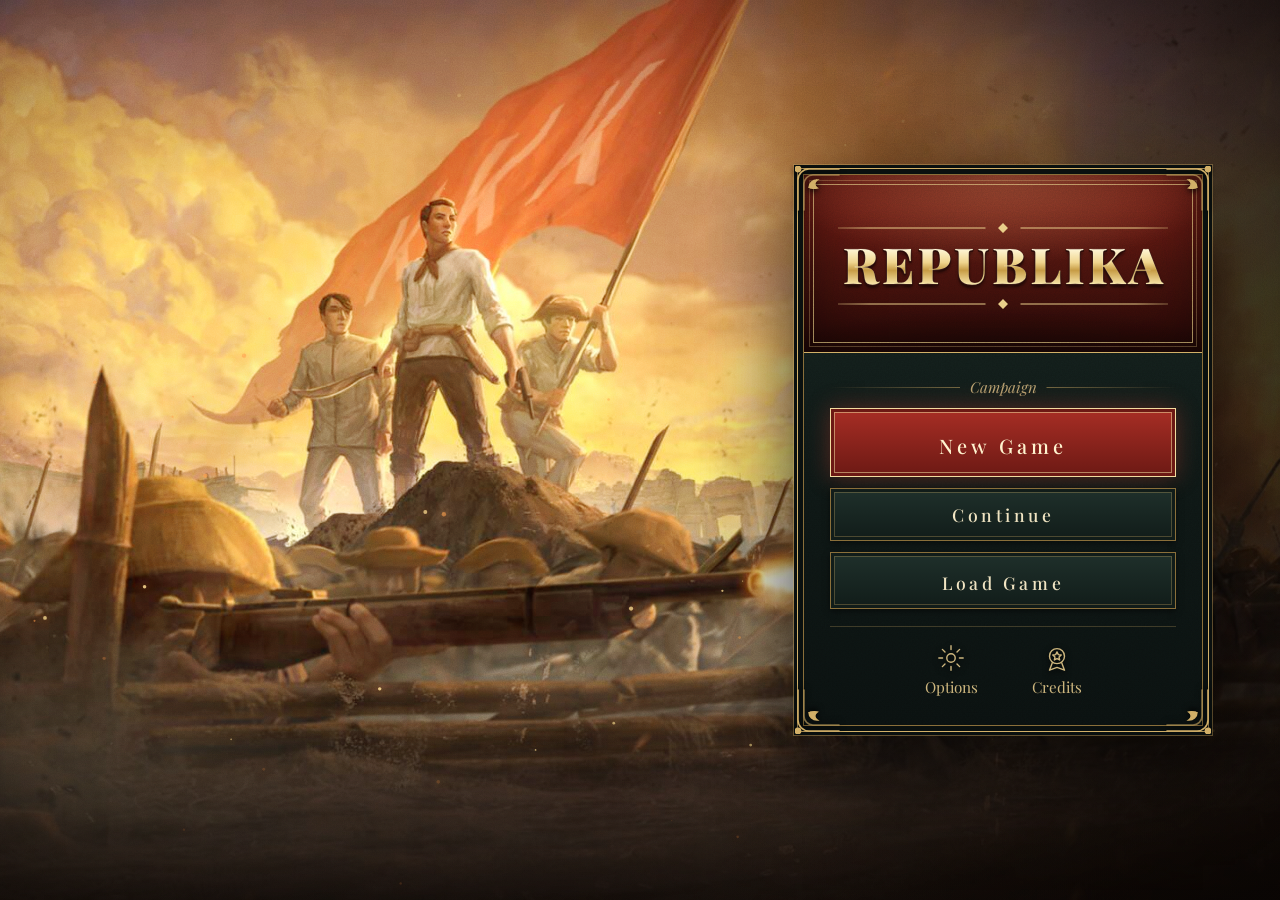
<file: index.html>
<!DOCTYPE html>
<html lang="en">
<head>
<meta charset="utf-8">
<meta name="viewport" content="width=device-width, initial-scale=1, viewport-fit=cover">
<title>REPUBLIKA</title>
<link rel="preconnect" href="https://fonts.googleapis.com">
<link href="https://fonts.googleapis.com/css2?family=Cinzel+Decorative:wght@700;900&family=Cinzel:wght@500;700&family=Playfair+Display:wght@400;500&family=Lora:ital,wght@0,400;0,500;1,400&family=Caveat:wght@500;700&family=IM+Fell+English:ital@0;1&display=swap" rel="stylesheet">
<style>
:root{--bg:#0c0806;--gold:#d2b068;--gold2:#f1dc9f;--red:#7d1f19;--red2:#a92f26;--bone:#f0e4c2;
 --disp:"Cinzel","Trajan Pro",Georgia,serif;--body:"Playfair Display",Georgia,"Times New Roman",serif;
 box-sizing:border-box;padding-top:env(safe-area-inset-top,0px);padding-bottom:env(safe-area-inset-bottom,0px)}
*,*::before,*::after{box-sizing:inherit}
html,body{margin:0;height:100%;background:var(--bg);color:var(--bone);font-family:var(--body);overflow:hidden}
.stage{position:fixed;inset:0;overflow:hidden}
:root{--w:max(100vw,calc(100vh*1.9104));--h:calc(var(--w)/1.9104);--px:.28;--py:.5;--art:url([data-uri])}
.scene{position:absolute;width:var(--w);height:var(--h);left:calc((100vw - var(--w))*var(--px));top:calc((100vh - var(--h))*var(--py));animation:rise 3s ease-out both}
.paint,.flag i{position:absolute;inset:0;background:var(--art) 0 0/100% 100% no-repeat}
.flag{position:absolute;left:15.625%;top:0;width:36.458%;height:41.79%;pointer-events:none;filter:url(#wave);-webkit-mask:url([data-uri]) 0 0/100% 100% no-repeat;mask:url([data-uri]) 0 0/100% 100% no-repeat}
.flag i{inset:auto;left:-42.857%;top:0;width:274.29%;height:239.3%}
.smokes{position:absolute;inset:0;overflow:hidden;pointer-events:none;mix-blend-mode:screen;opacity:.2;-webkit-mask:linear-gradient(180deg,transparent 48%,#000 72%,transparent 96%);mask:linear-gradient(180deg,transparent 48%,#000 72%,transparent 96%)}
.smoke{position:absolute;top:0;left:0;width:200%;height:100%;background:url("data:image/svg+xml;utf8,<svg xmlns='http://www.w3.org/2000/svg' width='800' height='500'><filter id='f' x='0' y='0' width='100%25' height='100%25'><feTurbulence type='fractalNoise' baseFrequency='.006 .012' numOctaves='4' seed='4' stitchTiles='stitch'/><feColorMatrix values='0 0 0 0 .98  0 0 0 0 .72  0 0 0 0 .45  2.2 0 0 0 -1.0'/></filter><rect width='100%25' height='100%25' filter='url(%23f)'/></svg>") 0 0/50% 100%;animation:sm 200s linear infinite;will-change:transform}
.smoke.b{top:-15%;height:130%;opacity:.7;background:url("data:image/svg+xml;utf8,<svg xmlns='http://www.w3.org/2000/svg' width='800' height='500'><filter id='f' x='0' y='0' width='100%25' height='100%25'><feTurbulence type='fractalNoise' baseFrequency='.009 .016' numOctaves='4' seed='9' stitchTiles='stitch'/><feColorMatrix values='0 0 0 0 .98  0 0 0 0 .72  0 0 0 0 .45  2.2 0 0 0 -1.0'/></filter><rect width='100%25' height='100%25' filter='url(%23f)'/></svg>") 0 0/50% 100%;animation-duration:320s}
.flash{animation:fl 12s ease-in-out infinite}.flash+.flash{animation-duration:16s;animation-delay:-5s}
@keyframes fl{0%,100%{opacity:.1;transform:translate(-50%,-50%) scale(.85)}50%{opacity:.5;transform:translate(-50%,-50%) scale(1.05)}}
@keyframes sm{from{transform:translateX(-50%)}to{transform:translateX(0)}}
.glow{position:absolute;inset:0;pointer-events:none;mix-blend-mode:soft-light;background:radial-gradient(ellipse at 22% 28%,rgba(255,205,120,.9),transparent 60%);animation:gl 22s ease-in-out infinite}
@keyframes gl{0%,100%{opacity:.1}50%{opacity:.5}}
.flash{position:absolute;width:9%;aspect-ratio:1;border-radius:50%;pointer-events:none;mix-blend-mode:screen;opacity:0;transform:translate(-50%,-50%);background:radial-gradient(circle,rgba(255,240,190,.8),rgba(255,160,60,.45) 35%,transparent 70%);transition:opacity .35s,transform .35s}
@keyframes drift{from{transform:scale(1.02)}to{transform:scale(1.08) translate(1.5%,1%)}}
@keyframes rise{from{opacity:0;filter:brightness(0)}to{opacity:1}}
.mist{position:absolute;left:-20%;right:-20%;bottom:-5%;height:45%;pointer-events:none;opacity:.5;filter:blur(30px);
 background:radial-gradient(ellipse 30% 50% at 20% 70%,rgba(255,225,170,.55),transparent),radial-gradient(ellipse 35% 45% at 60% 80%,rgba(230,190,140,.5),transparent),radial-gradient(ellipse 25% 40% at 90% 60%,rgba(255,225,170,.4),transparent)}
@keyframes mist{from{transform:translateX(-6%)}to{transform:translateX(6%)}}
.shade{position:absolute;inset:0;background:radial-gradient(ellipse at 38% 45%,transparent 40%,rgba(8,4,2,.7) 100%),linear-gradient(270deg,rgba(8,4,2,.7),transparent 45%),linear-gradient(0deg,rgba(8,4,2,.6),transparent 25%)}
.grain{position:absolute;inset:0;pointer-events:none;opacity:.2;mix-blend-mode:overlay;
 background-image:url("data:image/svg+xml;utf8,<svg xmlns='http://www.w3.org/2000/svg' width='200' height='200'><filter id='n'><feTurbulence type='fractalNoise' baseFrequency='.9' numOctaves='2' stitchTiles='stitch'/><feColorMatrix values='0 0 0 0 1  0 0 0 0 1  0 0 0 0 1  0 0 0 .9 0'/></filter><rect width='100%' height='100%' filter='url(%23n)'/></svg>")}
canvas{position:absolute;inset:0;width:100%;height:100%;pointer-events:none}
.panel{position:absolute;top:50%;right:clamp(16px,6vw,110px);width:min(400px,calc(100% - 32px));transform:translateY(-50%);animation:slide 1.4s 1.3s cubic-bezier(.2,.7,.2,1) both;
 background:linear-gradient(180deg,#16231f,#0d1513 60%,#0a100f);
 border:1px solid #8a6f3a;box-shadow:0 0 0 5px #0a100f,0 0 0 6px var(--gold),0 0 0 9px #0a100f,0 0 0 10px rgba(210,176,104,.4),0 30px 90px rgba(0,0,0,.85)}
@keyframes slide{from{opacity:0;transform:translate(24px,-50%)}to{opacity:1;transform:translateY(-50%)}}
.panel::before{content:"";position:absolute;inset:0;pointer-events:none;opacity:.3;mix-blend-mode:overlay;
 background-image:url("data:image/svg+xml;utf8,<svg xmlns='http://www.w3.org/2000/svg' width='160' height='160'><filter id='n'><feTurbulence type='fractalNoise' baseFrequency='.7' numOctaves='3'/><feColorMatrix values='0 0 0 0 1  0 0 0 0 1  0 0 0 0 1  0 0 0 .8 0'/></filter><rect width='100%' height='100%' filter='url(%23n)'/></svg>")}
.fl{position:absolute;width:46px;height:46px;color:var(--gold);z-index:3;pointer-events:none;filter:drop-shadow(0 2px 3px #000)}
.fl.a{top:-9px;left:-9px}.fl.b{top:-9px;right:-9px;transform:scaleX(-1)}.fl.c{bottom:-9px;left:-9px;transform:scaleY(-1)}.fl.d{bottom:-9px;right:-9px;transform:scale(-1)}
.plaque{position:relative;z-index:1;margin:0;border-bottom:1px solid var(--gold)}
.plaque-in{position:relative;overflow:hidden;padding:clamp(24px,4.4vh,38px) 34px clamp(22px,4vh,34px);
 background:radial-gradient(ellipse 80% 70% at 50% 0,rgba(255,176,120,.32),transparent 72%),radial-gradient(ellipse 120% 80% at 50% 130%,rgba(0,0,0,.65),transparent 70%),linear-gradient(180deg,#751d16 0%,#45120d 50%,#260806 100%);box-shadow:inset 0 0 60px rgba(0,0,0,.55)}
.plaque-in::before{content:"";position:absolute;inset:9px;border:1px solid rgba(233,207,138,.6);outline:1px solid rgba(233,207,138,.25);outline-offset:3px;pointer-events:none}
.plaque-in::after{content:"";position:absolute;inset:0;pointer-events:none;opacity:.22;mix-blend-mode:overlay;background-image:url("data:image/svg+xml;utf8,<svg xmlns='http://www.w3.org/2000/svg' width='180' height='180'><filter id='n'><feTurbulence type='fractalNoise' baseFrequency='.85' numOctaves='3' stitchTiles='stitch'/><feColorMatrix values='0 0 0 0 1  0 0 0 0 .85  0 0 0 0 .6  0 0 0 .9 0'/></filter><rect width='100%' height='100%' filter='url(%23n)'/></svg>")}
.logo{position:relative;z-index:1;display:block;width:100%;height:auto;filter:drop-shadow(0 4px 10px rgba(0,0,0,.6));animation:title 1.8s 2.2s cubic-bezier(.2,.7,.2,1) both}
.ttl{position:relative;container-type:inline-size;filter:drop-shadow(0 2px 0 #1c0705) drop-shadow(0 4px 8px rgba(0,0,0,.8))}
.ttl svg{display:block;width:100%;height:auto;color:#e9cf8a;fill:none;stroke:currentColor;stroke-width:1.6;stroke-linecap:round}
.ttl h1{position:absolute;left:0;right:0;top:50%;transform:translateY(-52%);margin:0;text-align:center;font-family:"Cinzel Decorative",Cinzel,Georgia,serif;font-weight:900;font-size:11.4cqw;letter-spacing:.03em;line-height:1;white-space:nowrap;
 background:linear-gradient(105deg,transparent 42%,rgba(255,255,255,.95) 50%,transparent 58%) -150% 0/250% 100% no-repeat,linear-gradient(180deg,#fffbe6 0%,#f4e0a0 35%,#d3a94f 55%,#a07a30 56%,#e3c377 80%,#fff0bf 100%);
 -webkit-background-clip:text;background-clip:text;-webkit-text-fill-color:transparent;animation:title 1.8s 2.2s cubic-bezier(.2,.7,.2,1) both,glint 2.2s 4.2s ease-in-out both}
@keyframes title{from{opacity:0;transform:scale(1.1);filter:blur(6px)}to{opacity:1;transform:none;filter:blur(0)}}
@keyframes glint{from{background-position:-150% 0,0 0}to{background-position:150% 0,0 0}}
nav{position:relative;display:flex;flex-direction:column;padding:clamp(14px,2.6vh,22px) 26px clamp(16px,3vh,24px);gap:clamp(8px,1.5vh,11px)}
.lab{display:flex;align-items:center;gap:10px;font-style:italic;font-size:.95rem;color:#b8a272;margin:2px 0 0}
.lab::before,.lab::after{content:"";flex:1;height:1px;background:linear-gradient(90deg,transparent,rgba(210,176,104,.5))}
.lab::after{transform:scaleX(-1)}
.btn{font:inherit;font-family:var(--body);font-weight:500;font-size:clamp(.95rem,2.1vh,1.1rem);letter-spacing:.2em;text-align:center;color:var(--bone);cursor:pointer;position:relative;overflow:hidden;
 background:linear-gradient(180deg,#1f302b,#111c19);border:1px solid #8a6f3a;padding:clamp(11px,2vh,14px) 18px;transition:all .25s;
 box-shadow:inset 0 0 0 3px #111c19,inset 0 0 0 4px rgba(210,176,104,.3),0 2px 6px rgba(0,0,0,.5)}
.btn::before{content:"";position:absolute;top:0;bottom:0;left:-60%;width:40%;background:linear-gradient(90deg,transparent,rgba(255,235,170,.25),transparent);transform:skewX(-20deg);transition:left .6s}
.btn:hover::before,.btn:focus-visible::before{left:130%}
.btn:hover,.btn:focus-visible{color:#fff;border-color:var(--gold2);background:linear-gradient(180deg,#2c443d,#16251f);box-shadow:inset 0 0 0 3px #16251f,inset 0 0 0 4px var(--gold),0 0 20px rgba(210,176,104,.25);outline:none}
.btn:focus-visible{outline:2px solid var(--gold2);outline-offset:3px}
.btn.primary{background:linear-gradient(180deg,#a82e25,#6c1914);border-color:var(--gold2);color:#fff3cf;font-size:clamp(1.05rem,2.4vh,1.25rem);padding:clamp(13px,2.4vh,17px) 18px;
 box-shadow:inset 0 0 0 3px #6c1914,inset 0 0 0 4px rgba(241,220,159,.55),0 0 22px rgba(190,60,45,.4)}
.btn.primary:hover,.btn.primary:focus-visible{background:linear-gradient(180deg,#c43a30,#7e1e18);box-shadow:inset 0 0 0 3px #7e1e18,inset 0 0 0 4px var(--gold2),0 0 32px rgba(220,80,60,.55)}
.btn[disabled]{opacity:.45;cursor:not-allowed}
.btn[disabled]:hover{color:var(--bone);border-color:#8a6f3a;background:linear-gradient(180deg,#1f302b,#111c19);box-shadow:inset 0 0 0 3px #111c19,inset 0 0 0 4px rgba(210,176,104,.3)}
.btn[disabled]:hover::before{left:-60%}
.icons{display:flex;justify-content:center;gap:34px;margin-top:6px;padding-top:12px;border-top:1px solid rgba(210,176,104,.25)}
.ic{background:none;border:0;color:#cdb67e;font:inherit;font-size:.95rem;cursor:pointer;display:flex;flex-direction:column;align-items:center;gap:4px;padding:4px 10px;transition:color .2s,transform .2s}
.ic svg{width:30px;height:30px;fill:none;stroke:currentColor;stroke-width:1.5;stroke-linecap:round;stroke-linejoin:round;filter:drop-shadow(0 2px 3px #000)}
.ic:hover,.ic:focus-visible{color:#fff3cf;transform:translateY(-2px);outline:none}
.ic:focus-visible{outline:2px solid var(--gold2);outline-offset:2px}
.btn span{display:inline-flex;align-items:center;gap:0;transition:gap .3s}
.btn span::before,.btn span::after{content:"";width:0;height:6px;background:var(--gold2);transform:rotate(45deg);opacity:0;transition:all .3s}
.btn:hover span,.btn:focus-visible span{gap:14px}
.btn:hover span::before,.btn:hover span::after,.btn:focus-visible span::before,.btn:focus-visible span::after{width:6px;opacity:1}
.btn[disabled] span::before,.btn[disabled] span::after{display:none}
nav>*{animation:in .8s both}
nav>:nth-child(1){animation-delay:2.7s}nav>:nth-child(2){animation-delay:2.85s}nav>:nth-child(3){animation-delay:3s}nav>:nth-child(4){animation-delay:3.15s}nav>:nth-child(5){animation-delay:3.3s}
@keyframes in{from{opacity:0;transform:translateX(18px)}to{opacity:1;transform:none}}
dialog{border:1px solid var(--gold);background:#150e09;color:var(--bone);font-family:var(--body);max-width:400px;padding:26px;text-align:center;box-shadow:0 0 0 5px #150e09,0 0 0 6px rgba(210,176,104,.5),0 30px 80px #000}
dialog::backdrop{background:rgba(5,3,1,.75)}
dialog h2{font-family:var(--disp);letter-spacing:.14em;color:var(--gold2);margin:0 0 10px;font-size:1.2rem}
dialog p{margin:0 0 18px;line-height:1.5}
dialog .btn{width:100%}
@media(prefers-reduced-motion:reduce){.smokes,.flash,.flag,.glow{display:none}.art,.mist,.panel,.logo,nav>*{animation:none}}
.sel{position:absolute;inset:0;z-index:20;display:none;flex-direction:column;align-items:center;overflow-y:auto;overflow-x:hidden;padding:clamp(14px,3vh,28px) clamp(12px,3vw,40px) clamp(16px,3vh,26px);background:linear-gradient(180deg,rgba(8,4,2,.6),rgba(8,4,2,.92)),radial-gradient(ellipse at 50% 35%,rgba(40,24,10,.35),rgba(5,3,1,.9));backdrop-filter:blur(4px);-webkit-backdrop-filter:blur(4px)}
.sel.on{display:flex;animation:fadein .45s both}
@keyframes fadein{from{opacity:0}to{opacity:1}}
.stage.so .panel{visibility:hidden}
.pill{position:relative;flex:none;margin:0 0 clamp(12px,2.4vh,20px);padding:12px 54px;font-family:var(--disp);font-weight:700;font-size:clamp(1.05rem,2.4vw,1.45rem);letter-spacing:.22em;text-transform:uppercase;color:var(--gold2);text-align:center;background:linear-gradient(180deg,#16231f,#0a100f);border:1px solid var(--gold);box-shadow:0 0 0 4px #0a100f,0 0 0 5px rgba(210,176,104,.5),0 12px 36px rgba(0,0,0,.7)}
.pill::before,.pill::after{content:"";position:absolute;top:50%;width:8px;height:8px;background:var(--gold);transform:translateY(-50%) rotate(45deg)}
.pill::before{left:20px}.pill::after{right:20px}
.view{display:none;width:100%;max-width:1240px;flex:1;flex-direction:column;align-items:center}
.view.on{display:flex;animation:fadein .4s both}
.tabs{display:flex;margin:0 0 clamp(12px,2.4vh,20px)}
.tabs button{font-family:var(--disp);font-weight:700;font-size:.95rem;letter-spacing:.18em;text-transform:uppercase;padding:9px 30px;cursor:pointer;color:#b8a272;background:#0a100f;border:1px solid #5a4a28;transition:color .2s,border-color .2s,background .2s}
.tabs button+button{border-left:0}
.tabs button:hover,.tabs button:focus-visible{color:#fff3cf;outline:none;border-color:var(--gold)}
.tabs button[aria-pressed=true]{color:var(--gold2);border-color:var(--gold);background:linear-gradient(180deg,#a82e25,#6c1914)}
.cards{display:flex;gap:clamp(10px,1.4vw,18px);justify-content:center;width:100%;max-width:1000px;height:clamp(300px,58vh,540px);flex:none}
.card{position:relative;flex:1 1 0;max-width:240px;min-width:0;padding:0;overflow:hidden;display:flex;flex-direction:column;justify-content:flex-end;cursor:pointer;font:inherit;color:var(--bone);background:#0a100f;border:1px solid #8a6f3a;box-shadow:0 0 0 3px #0a100f,0 0 0 4px rgba(210,176,104,.45),0 20px 60px rgba(0,0,0,.7);transition:transform .3s,box-shadow .3s,border-color .3s}
.card .art{position:absolute;inset:0;background:radial-gradient(ellipse at 50% 30%,rgba(255,225,160,.4),transparent 65%),linear-gradient(180deg,var(--c1),var(--c2));filter:saturate(.9) brightness(.85);transition:filter .5s,transform 1s}
.card .art svg{position:absolute;inset:0;width:100%;height:100%;display:block}
.card.cu .art{background:var(--art) 93% 50%/auto 100% no-repeat}
.card .tint{position:absolute;inset:0;background:linear-gradient(180deg,transparent 40%,rgba(8,4,2,.96) 88%)}
.card.cu .wash{position:absolute;inset:0;background:#a6803a;mix-blend-mode:soft-light;opacity:.7}
.card .tag{position:absolute;top:0;left:0;right:0;z-index:2;padding:6px;text-align:center;font-family:var(--disp);font-size:.78rem;letter-spacing:.16em;text-transform:uppercase;color:#f1dc9f;background:linear-gradient(180deg,#7d1f19,#4a120d);border-bottom:1px solid var(--gold)}
.card .cap{position:relative;z-index:2;padding:0 10px 20px;display:flex;flex-direction:column;align-items:center;text-align:center}
.ico{width:46px;height:46px;border-radius:50%;margin:0 0 10px;flex:none;display:grid;place-items:center;color:var(--gold2);border:1px solid var(--gold);background:radial-gradient(#2e1c0e,#0d0805);box-shadow:0 0 0 3px #0d0805,0 4px 10px rgba(0,0,0,.7)}
.ico svg{width:24px;height:24px;fill:none;stroke:currentColor;stroke-width:1.6;stroke-linecap:round;stroke-linejoin:round}
.card h3{margin:0 0 5px;font-family:var(--disp);font-weight:700;font-size:clamp(.85rem,1.3vw,1.05rem);letter-spacing:.08em;text-transform:uppercase;color:#fff3cf;text-shadow:0 2px 6px #000}
.card p{margin:0;font-style:italic;font-size:.95rem;color:#d8c595;text-shadow:0 2px 6px #000}
.card:hover,.card:focus-visible{transform:translateY(-6px);border-color:var(--gold2);box-shadow:0 0 0 3px #0a100f,0 0 0 4px var(--gold2),0 0 40px rgba(241,220,159,.3),0 26px 70px rgba(0,0,0,.8);outline:none}
.card:hover .art,.card:focus-visible .art{filter:saturate(1.1) brightness(1.05);transform:scale(1.05)}
.bar{display:flex;justify-content:center;gap:14px;flex:none;margin-top:clamp(16px,3vh,28px)}
.bar .btn{min-width:170px}
.parch{position:relative;padding:16px 18px 18px;color:#2a1d0e;font-family:var(--body);background:linear-gradient(180deg,#e4d1a6,#cdb583);border:2px solid #3b2a14;box-shadow:inset 0 0 44px rgba(90,60,20,.5),0 10px 30px rgba(0,0,0,.6)}
.form{width:min(560px,100%);display:flex;flex-direction:column;gap:14px;padding:20px 24px 24px}
.form label,.form .gl{display:block;font-size:.88rem;font-weight:500;color:#5b4524;margin-bottom:5px}
.form input[type=text]{width:100%;font:inherit;font-size:1.05rem;padding:9px 12px;color:#2a1d0e;background:rgba(255,248,226,.55);border:1px solid #3b2a14;border-radius:0}
.form input[type=text]:focus-visible{outline:2px solid #7d1f19;outline-offset:1px}
.age{display:flex;align-items:center;gap:14px}
.age input{flex:1;accent-color:#7d1f19}
.age output{min-width:2.4ch;text-align:right;font-size:1.2rem;font-weight:500}
.chips{display:grid;grid-template-columns:repeat(4,1fr);gap:8px}
.chip{font:inherit;font-size:.95rem;padding:8px 4px;cursor:pointer;color:#2a1d0e;background:rgba(255,248,226,.4);border:1px solid #3b2a14;transition:background .2s,color .2s}
.chip:hover,.chip:focus-visible{background:rgba(255,248,226,.8);outline:none}
.chip[aria-pressed=true]{background:#7d1f19;color:#fff3cf;border-color:#3b0f0b}
@media(prefers-reduced-motion:reduce){.sel.on,.view.on{animation:none}.card .art{transition:none}}

/* ===== Transitions: New Game + character select ===== */
.scene{transition:transform 1.6s cubic-bezier(.2,.7,.2,1),filter 1.6s ease}
.stage.go .scene{transform:scale(1.08);filter:brightness(.55)}
.stage.leaving .panel{animation:panelOut .65s cubic-bezier(.5,0,.8,.4) both}
.stage.back .panel{animation:panelBack .8s cubic-bezier(.2,.7,.2,1) both}
@keyframes panelOut{from{opacity:1;transform:translateY(-50%)}to{opacity:0;transform:translate(40px,-50%)}}
@keyframes panelBack{from{opacity:0;transform:translate(24px,-50%)}to{opacity:1;transform:translateY(-50%)}}
.sweep{position:absolute;inset:0;z-index:45;pointer-events:none;opacity:0;transform:translateX(-100%);
 background:linear-gradient(100deg,transparent 30%,rgba(255,214,140,.10) 42%,rgba(255,226,170,.42) 50%,rgba(255,214,140,.10) 58%,transparent 70%)}
.sweep.run{animation:sweep 1s ease-in-out}
@keyframes sweep{0%{opacity:1;transform:translateX(-100%)}90%{opacity:1}100%{opacity:0;transform:translateX(100%)}}
.sel.out{animation:fadeout .35s both}
@keyframes fadeout{to{opacity:0}}
@keyframes cardIn{from{opacity:0;transform:translateY(40px) scale(.96);filter:blur(3px)}to{opacity:1;transform:none;filter:blur(0)}}
@keyframes dropIn{from{opacity:0;transform:translateY(-24px)}to{opacity:1;transform:none}}
@keyframes riseIn{from{opacity:0;transform:translateY(14px)}to{opacity:1;transform:none}}
.sel.on .pill{animation:dropIn .7s cubic-bezier(.2,.7,.2,1) backwards}
.sel.on .tabs{animation:riseIn .6s .1s backwards}
.sel.on .bar{animation:riseIn .6s .6s backwards}
.sel.on .card,.sel.on .parch{animation:cardIn .8s cubic-bezier(.2,.7,.2,1) backwards;animation-delay:calc(var(--i,0)*.12s + .2s)}
.sel .pill,.sel .tabs,.sel .bar{transition:opacity .5s}
.sel.picked{pointer-events:none}
.sel.picked .pill,.sel.picked .tabs,.sel.picked .bar{opacity:0}
.cards.picked .card:not(.chosen){opacity:0;transform:translateY(26px) scale(.94);filter:blur(4px);transition:opacity .6s,transform .6s,filter .6s}
.sel.on .card.chosen,.sel.on .parch.chosen{animation:chosen 1.2s cubic-bezier(.2,.7,.2,1) forwards}
.card.chosen .art{filter:saturate(1.2) brightness(1.2);transform:scale(1.08)}
@keyframes chosen{
 0%{transform:none;box-shadow:0 0 0 3px #0a100f,0 0 0 4px rgba(210,176,104,.45),0 0 0 rgba(241,220,159,0)}
 100%{transform:translateY(-8px) scale(1.07);box-shadow:0 0 0 3px #0a100f,0 0 0 4px #f1dc9f,0 0 80px rgba(241,220,159,.65)}}
.intro{position:absolute;inset:0;z-index:40;display:none;align-items:center;justify-content:center;text-align:center;padding:24px;outline:none;
 background:radial-gradient(ellipse at 50% 45%,rgba(70,16,10,.6),transparent 65%),#050302}
.intro.on{display:flex;animation:fadein .9s both}
.intro.off{animation:fadeout .4s both}
.in-box{display:flex;flex-direction:column;align-items:center;max-width:760px}
.in-kick{font-family:var(--disp);letter-spacing:.4em;text-transform:uppercase;font-size:.9rem;color:#b8a272}
.in-rule{position:relative;height:1px;width:min(380px,70vw);margin:20px 0;background:linear-gradient(90deg,transparent,var(--gold),transparent)}
.in-rule i{position:absolute;left:50%;top:50%;width:8px;height:8px;background:var(--gold);transform:translate(-50%,-50%) rotate(45deg)}
.in-box h2{margin:0;font-family:"Cinzel Decorative",Cinzel,Georgia,serif;font-weight:900;font-size:clamp(2rem,7vw,4.2rem);line-height:1.15;
 background:linear-gradient(180deg,#fffbe6 0%,#f4e0a0 35%,#d3a94f 55%,#a07a30 56%,#e3c377 80%,#fff0bf 100%);-webkit-background-clip:text;background-clip:text;-webkit-text-fill-color:transparent}
.in-r{margin:0;font-style:italic;font-size:clamp(1.05rem,2.4vw,1.4rem);color:var(--gold2)}
.in-note{margin:0 0 26px;color:#b8a272;font-style:italic}
.in-box .btn{min-width:200px}
.intro.on .in-kick{animation:riseIn 1s .5s both}
.intro.on .in-rule{animation:ruleGrow 1.2s .8s cubic-bezier(.2,.7,.2,1) both}
.intro.on .in-rule.b{animation-delay:1.9s}
.intro.on h2{animation:inName 1.8s .9s cubic-bezier(.2,.7,.2,1) both}
.intro.on .in-r{animation:riseIn 1s 1.7s both}
.intro.on .in-note{animation:riseIn 1s 2.3s both}
.intro.on .btn{animation:riseIn 1s 2.8s both}
@keyframes ruleGrow{from{transform:scaleX(0);opacity:0}to{transform:scaleX(1);opacity:1}}
@keyframes inName{from{opacity:0;letter-spacing:.3em;filter:blur(8px)}to{opacity:1;letter-spacing:.04em;filter:blur(0)}}
@media(prefers-reduced-motion:reduce){.stage.leaving .panel,.stage.back .panel,.sel.out,.sel.on .pill,.sel.on .tabs,.sel.on .bar,.sel.on .card,.sel.on .parch,.sel.on .card.chosen,.sel.on .parch.chosen,.intro.on,.intro.off,.intro.on *{animation:none!important}.sweep{display:none}.scene{transition:none}}
.card .art img{position:absolute;inset:0;width:100%;height:100%;object-fit:cover;object-position:50% 20%;display:block}
.card.cu .art{background:#0a100f}
.card.cu .art img{object-position:58% 30%}
.card.ch .art{background:#0a100f;filter:saturate(1) brightness(.9)}
.card.ch:hover .art,.card.ch:focus-visible .art{filter:saturate(1.1) brightness(1.08)}

/* ===== Quote screen + Suzerain-style timeline ===== */
.intro{background:#000;padding:0;display:none;text-align:left}
.intro.on{display:block}
.intro.on .btn{animation:none}
.qt,.tl{position:absolute;inset:0;display:none;font-family:Lora,Georgia,serif;color:#cfc8b8}
.qt.on,.tl.on{display:block}
.qt{cursor:pointer;outline:none;transition:opacity .7s}.qt.fade{opacity:0}
.qt-b{position:absolute;left:50%;top:46%;transform:translate(-50%,-50%);width:min(620px,86vw)}
.qt-q{margin:0;font-style:italic;font-size:clamp(1.15rem,2.1vw,1.6rem);line-height:1.65;color:#c9c4b6;animation:fadein 2.2s .8s both}
.qt-a{margin:22px 0 0 auto;width:fit-content;font-style:italic;font-size:clamp(1rem,1.7vw,1.3rem);color:#d9c38a;animation:fadein 1.6s 2.6s both}
.qt-h{position:absolute;bottom:7vh;left:0;right:0;text-align:center;font-size:.9rem;font-style:italic;color:#6f6a5e;animation:fadein 1.5s 4.6s both}
.tl-x{position:absolute;top:16px;left:22px;z-index:3;background:none;border:0;color:#8a7a58;font:italic .95rem "IM Fell English",serif;cursor:pointer;padding:6px 8px}
.tl-x:hover,.tl-x:focus-visible{color:#e8d9a0;outline:none}
.bk{position:absolute;left:50%;top:52%;transform:translate(-50%,-50%);width:min(1020px,95vw);height:min(80vh,680px);display:grid;grid-template-columns:1fr 1fr;padding:14px;background:linear-gradient(160deg,#4a2e17,#24150a);border:1px solid #6b4a26;box-shadow:0 30px 90px #000,inset 0 0 0 2px rgba(0,0,0,.4);animation:fadein 1.2s both}
.pg{position:relative;overflow-y:auto;padding:34px 40px 28px;color:#2a1d0e;font-family:Caveat,cursive;font-size:1.42rem;line-height:34px;
 background-image:repeating-linear-gradient(transparent 0 33px,rgba(90,60,20,.13) 33px 34px)}
.pl{background-color:#dcc9a0;background-image:linear-gradient(90deg,transparent 80%,rgba(70,40,10,.28)),repeating-linear-gradient(transparent 0 33px,rgba(90,60,20,.13) 33px 34px)}
.pr{background-color:#e4d3aa;background-image:linear-gradient(270deg,transparent 80%,rgba(70,40,10,.22)),repeating-linear-gradient(transparent 0 33px,rgba(90,60,20,.13) 33px 34px);transition:opacity .4s,transform .4s}
.pr.out{opacity:0;transform:translateX(-14px)}
.jt{font-family:"IM Fell English",serif;font-style:italic;font-size:1rem;line-height:1.3;color:#6b5230;margin-bottom:24px}
.jt b{display:block;font-family:Caveat,cursive;font-style:normal;font-size:2.3rem;line-height:1.1;color:#2a1d0e}
.je{margin-bottom:20px}
.je i{font:700 1.15rem Caveat,cursive;font-style:normal;color:#7d1f19;letter-spacing:.04em}
.je p,.js{margin:0}
.je.n{animation:ink 1.6s both}
.je0{margin:0;color:#8a7452;font-style:italic}
.jh{display:flex;align-items:baseline;gap:14px;margin-bottom:18px;border-bottom:1.5px solid rgba(42,29,14,.55)}
.jy{font-weight:700;font-size:3rem;line-height:1.1;color:#5a3a18}
.jr{font:italic 1rem "IM Fell English",serif;color:#6b5230}
.js{animation:ink 1.6s .2s both}
.jo{margin-top:22px}
.opt{display:block;width:100%;text-align:left;background:none;border:0;padding:0 0 0 22px;margin:0 0 14px;position:relative;font:inherit;line-height:30px;color:#2a1d0e;cursor:pointer;animation:ink 1.2s both}
.opt::before{content:"\2766";position:absolute;left:0;top:0;font-size:1rem;color:#7d1f19;opacity:.5;transition:opacity .2s,transform .2s}
.opt .ot{background:linear-gradient(#7d1f19,#7d1f19) 0 100%/0 1.5px no-repeat;transition:background-size .35s,color .2s}
.opt:hover .ot,.opt:focus-visible .ot{background-size:100% 1.5px;color:#7d1f19}
.opt:hover::before,.opt:focus-visible::before{opacity:1;transform:translateX(3px)}
.opt:focus-visible{outline:none}
.st{display:inline-block;margin-left:10px;padding:0 8px;font:700 .95rem/1.4 "IM Fell English",serif;font-style:normal;color:#8f2a20;border:1.5px solid #8f2a20;border-radius:3px;transform:rotate(-3deg);opacity:.85;vertical-align:3px;white-space:nowrap}
.lg{margin-top:20px;font:italic .95rem/1.4 "IM Fell English",serif;color:#7a6440;animation:ink 1.2s 2s both}
.lg b{color:#8f2a20}
.jf{position:absolute;right:40px;bottom:12px;font:italic .85rem "IM Fell English",serif;color:#8a7452}
.jbtn{margin-top:14px;font:inherit;font-size:1.3rem;padding:6px 26px;color:#f3e6c0;background:#7d1f19;border:1px solid #3b0f0b;cursor:pointer}
.jbtn:hover,.jbtn:focus-visible{background:#972a22;outline:none}
@keyframes ink{from{opacity:0}to{opacity:1}}
@media(max-width:820px){.bk{grid-template-columns:1fr}.pl{display:none}}
@media(prefers-reduced-motion:reduce){.qt,.pr,.bk,.qt *,.tl *{animation:none!important;transition:none!important}}
.bk{perspective:2600px}
.ch{margin:0 0 6px;padding-left:22px;position:relative;color:#7d1f19;font-weight:700;line-height:30px;margin-top:18px}
.ch::before{content:"\2766";position:absolute;left:0;top:0;font-size:1rem}
.fp{position:absolute;top:14px;bottom:14px;right:14px;width:calc(50% - 14px);transform-origin:0 50%;transform-style:preserve-3d;will-change:transform;z-index:6;pointer-events:none;animation:flip 1.15s cubic-bezier(.5,.05,.3,1) forwards}
.fp>.pg{position:absolute;inset:0;overflow:hidden;backface-visibility:hidden;-webkit-backface-visibility:hidden}
.fp>.b{transform:rotateY(180deg)}
.fp *{animation:none!important}
.fp>.pg::after{content:"";position:absolute;inset:0;pointer-events:none;background:linear-gradient(90deg,rgba(35,18,4,.55),rgba(35,18,4,.05) 70%);opacity:0;animation:shade 1.15s ease-in-out}
@keyframes flip{to{transform:rotateY(-180deg)}}
@keyframes shade{0%,100%{opacity:0}50%{opacity:1}}
.fs{position:absolute;top:14px;bottom:14px;right:14px;width:calc(50% - 14px);z-index:4;pointer-events:none;background:linear-gradient(90deg,rgba(20,10,2,.5),transparent 55%);opacity:0;animation:cast 1.15s ease-in-out}
@keyframes cast{0%,100%{opacity:0}45%{opacity:1}}
.cn{position:absolute;right:14px;bottom:14px;z-index:5;width:150px;height:96px;padding:0;border:0;background:none;cursor:pointer;opacity:0;pointer-events:none;transition:opacity .6s}
.cn::before{content:"";position:absolute;right:0;bottom:0;width:64px;height:64px;background:linear-gradient(135deg,#f6ebc6 0 50%,#24150a 50%);box-shadow:-6px -6px 14px rgba(40,20,5,.4);transform-origin:100% 100%}
.cn::after{content:"\2192";position:absolute;right:82px;bottom:6px;font:700 2.8rem/1 Caveat,cursive;color:#8f2a20}
.cn.on{opacity:1;pointer-events:auto}
.cn.on::before{animation:peel 1.6s ease-in-out infinite}
.cn.on::after{animation:nudge 1.6s ease-in-out infinite}
.cn.on:hover::before,.cn.on:focus-visible::before{animation:none;transform:scale(1.7);transition:transform .25s}
.cn:focus-visible{outline:none}
@keyframes peel{50%{transform:scale(1.5)}}
@keyframes nudge{50%{transform:translateX(14px)}}
.pr.ready{cursor:pointer}
@media(prefers-reduced-motion:reduce){.cn::before,.cn::after{animation:none!important}.fs{display:none}}
.stage.jr>.scene,.stage.jr>.mist,.stage.jr>canvas,.stage.jr>.shade,.stage.jr>.grain,.stage.jr>.panel,.stage.jr>.sel,.stage.jr>.sweep{display:none}
.js{animation:none}.opt{animation:none}
.h{color:transparent!important}
.w::after{content:"";display:inline-block;width:2px;height:1.05em;margin-left:1px;vertical-align:-4px;background:#2a1d0e;opacity:.75}
.jo:not(.rd){pointer-events:none}
.jo:not(.rd) .opt::before{opacity:0}
.st{opacity:0;transition:opacity .5s}.st.on{opacity:.85}
.lg{animation:none;opacity:0;transition:opacity .8s}.lg.on{opacity:1}
.wd{display:inline-block;animation-name:sweep;animation-timing-function:cubic-bezier(.35,.1,.55,.95);animation-fill-mode:both}
@keyframes sweep{from{clip-path:inset(-6px 100% -10px -6px)}to{clip-path:inset(-6px -6px -10px -6px)}}
.jo{opacity:0;transition:opacity .7s}.jo.rd{opacity:1}

/* ===== Journal backgrounds (Suzerain-style scene art) ===== */
.bgs{position:absolute;inset:0;overflow:hidden;background:#050302}
.bg{position:absolute;inset:0;background-size:cover;background-position:50% 55%;filter:brightness(.6);opacity:0;transition:opacity 1.8s ease;will-change:opacity,transform}
.bg.on{opacity:1}
.bgv{position:absolute;inset:0;pointer-events:none;background:radial-gradient(ellipse at 50% 52%,rgba(0,0,0,.3) 0,rgba(0,0,0,.52) 45%,rgba(0,0,0,.9) 100%),linear-gradient(180deg,rgba(0,0,0,.58),rgba(0,0,0,.18) 22%,rgba(0,0,0,.18) 70%,rgba(0,0,0,.72))}
.bgcap{position:absolute;left:18px;bottom:12px;font:italic .8rem "IM Fell English",serif;color:#cdbd92;opacity:0;transition:opacity .3s;pointer-events:none;text-shadow:0 1px 4px #000}
.bgcap.on{opacity:.9}
.bk{z-index:2}
@media(prefers-reduced-motion:reduce){.bg{transition:none}}
.cross{position:fixed;inset:0;z-index:99;background:#0c0806;opacity:0;pointer-events:none;display:grid;place-items:center;text-align:center;transition:opacity 1.3s ease}
.cross.on{opacity:1;pointer-events:auto}
.cross.lift{opacity:0;pointer-events:none;transition:opacity 3.4s cubic-bezier(.4,0,.2,1)}
.cfr{position:fixed;inset:0;width:100%;height:100%;border:0;z-index:98;background:#0c0806;visibility:hidden;opacity:0}
.cx{opacity:0;transition:opacity 1.2s ease;font-family:Cinzel,serif;color:var(--gold)}
.cross.t .cx{opacity:1}
.cx small{display:block;letter-spacing:.5em;text-transform:uppercase;font-size:.95rem;color:var(--gold-dim,#8f7845)}
.cx b{display:block;font-size:clamp(2rem,6vw,4rem);letter-spacing:.2em;margin:.35em 0;font-weight:500;text-transform:uppercase}
.cx i{display:block;font-family:"Cormorant Garamond",Georgia,serif;font-size:1.3rem;color:var(--bone)}
</style>
</head>
<body>
<div class="stage">
 <svg width="0" height="0" style="position:absolute" aria-hidden="true"><filter id="wave" x="-5%" y="-5%" width="110%" height="110%" color-interpolation-filters="sRGB"><feTurbulence type="fractalNoise" baseFrequency="0.007 0.016" numOctaves="2" seed="3"><animate attributeName="baseFrequency" dur="24s" values="0.007 0.016;0.012 0.022;0.007 0.016" repeatCount="indefinite"/></feTurbulence><feDisplacementMap in="SourceGraphic" scale="8" xChannelSelector="R" yChannelSelector="G"/></filter></svg>
 <div class="scene" role="img" aria-label="Katipunan revolutionaries behind a bamboo barricade, a red banner raised above them"><div class="paint"></div><div class="flag"><i></i></div><div class="glow"></div><div class="smokes"><div class="smoke"></div><div class="smoke b"></div></div><div class="flash" style="left:51.3%;top:64.5%"></div><div class="flash" style="left:95.3%;top:65.7%"></div></div>
 <div class="mist"></div>
 <canvas id="fx"></canvas>
 <div class="shade"></div>
 <div class="grain"></div>
 <main class="panel">
  <svg class="fl a" viewBox="0 0 46 46" fill="none" stroke="currentColor" stroke-width="1.6" stroke-linecap="round"><path d="M3 44V14C3 8 8 3 14 3h30"/><path d="M9 44V18c0-5 4-9 9-9h26" opacity=".6"/><path d="M14 22c0-5 4-8 8-8-3 2-3 6 0 8-4 1-8-1-8-0z" fill="currentColor"/><circle cx="3" cy="3" r="2.6" fill="currentColor"/></svg><svg class="fl b" viewBox="0 0 46 46" fill="none" stroke="currentColor" stroke-width="1.6" stroke-linecap="round"><path d="M3 44V14C3 8 8 3 14 3h30"/><path d="M9 44V18c0-5 4-9 9-9h26" opacity=".6"/><path d="M14 22c0-5 4-8 8-8-3 2-3 6 0 8-4 1-8-1-8-0z" fill="currentColor"/><circle cx="3" cy="3" r="2.6" fill="currentColor"/></svg><svg class="fl c" viewBox="0 0 46 46" fill="none" stroke="currentColor" stroke-width="1.6" stroke-linecap="round"><path d="M3 44V14C3 8 8 3 14 3h30"/><path d="M9 44V18c0-5 4-9 9-9h26" opacity=".6"/><path d="M14 22c0-5 4-8 8-8-3 2-3 6 0 8-4 1-8-1-8-0z" fill="currentColor"/><circle cx="3" cy="3" r="2.6" fill="currentColor"/></svg><svg class="fl d" viewBox="0 0 46 46" fill="none" stroke="currentColor" stroke-width="1.6" stroke-linecap="round"><path d="M3 44V14C3 8 8 3 14 3h30"/><path d="M9 44V18c0-5 4-9 9-9h26" opacity=".6"/><path d="M14 22c0-5 4-8 8-8-3 2-3 6 0 8-4 1-8-1-8-0z" fill="currentColor"/><circle cx="3" cy="3" r="2.6" fill="currentColor"/></svg>
  <header class="plaque"><div class="plaque-in"><img class="logo" alt="REPUBLIKA" src="assets/logo.svg"></div></header>
  <nav aria-label="Main menu">
   <div class="lab">Campaign</div>
   <button class="btn primary" id="new"><span>New Game</span></button>
   <button class="btn" disabled><span>Continue</span></button>
   <button class="btn" data-m="Load Game"><span>Load Game</span></button>
   <div class="icons">
    <button class="ic" data-m="Options"><svg viewBox="0 0 32 32"><circle cx="16" cy="16" r="4.5"/><path d="M16 3v4M16 25v4M3 16h4M25 16h4M6.8 6.8l2.8 2.8M22.4 22.4l2.8 2.8M25.2 6.8l-2.8 2.8M9.6 22.4l-2.8 2.8"/></svg>Options</button>
    <button class="ic" data-m="Credits"><svg viewBox="0 0 32 32"><circle cx="16" cy="14" r="8"/><path d="M11 21l-3 8 8-3 8 3-3-8M16 9.5l1.4 2.9 3.1.4-2.3 2.200.6 3.100-2.800-1.500-2.800 1.500.6-3.100-2.300-2.200 3.100-.4z"/></svg>Credits</button>
   </div>
  </nav>
 </main>
  <section class="sel" id="sel" aria-label="New game">
   <h2 class="pill" id="pill">New Game</h2>
   <div class="view on" id="v-menu">
    <div class="tabs"><button data-t="political" aria-pressed="true">Political</button><button data-t="military" aria-pressed="false">Military</button></div>
    <div class="cards" id="cards"></div>
    <div class="bar"><button class="btn" data-back><span>Back</span></button></div>
   </div>
   <div class="view" id="v-custom">
    <div class="parch form">
     <div><label for="cn">Name</label><input type="text" id="cn" maxlength="28" placeholder="Juan dela Cruz" autocomplete="off"></div>
     <div><label for="ca">Age</label><div class="age"><input type="range" id="ca" min="16" max="65" value="28"><output id="ao" for="ca">28</output></div></div>
    </div>
    <div class="bar"><button class="btn" data-back><span>Back</span></button><button class="btn primary" id="cb"><span>Begin your timeline</span></button></div>
   </div>
  </section>
 <div class="sweep" id="sweep" aria-hidden="true"></div>
 <div class="intro" id="intro" role="dialog" aria-modal="true" aria-label="Your story" tabindex="-1">
 <div class="qt" id="qt" tabindex="0"><div class="qt-b"><p class="qt-q" id="qt-q"></p><p class="qt-a" id="qt-a"></p></div><div class="qt-h">Click to continue</div></div>
 <div class="tl" id="tl"><div class="bgs" aria-hidden="true"><div class="bg" id="bg0"></div><div class="bg" id="bg1"></div><div class="bgv"></div><div class="bgcap" id="bgcap"></div></div><button class="tl-x" id="tl-x">Close journal</button><div class="bk"><section class="pg pl" id="jl" aria-label="Earlier entries"></section><section class="pg pr" id="tl-c" aria-live="polite"></section></div></div>
</div>
<div class="cross" id="cross" aria-hidden="true"><div class="cx"><small>Manila</small><b>July 1892</b></div></div>
<dialog id="dlg"><h2 id="dt"></h2><p id="dp"></p><button class="btn" id="dx">CLOSE</button></dialog>
<script>
(function(){
 var d=document.getElementById('dlg'),T=document.getElementById('dt'),P=document.getElementById('dp');
 function open(t,p){T.textContent=t;P.textContent=p;d.showModal()}
 document.querySelectorAll('[data-m]').forEach(function(b){b.onclick=function(){open(b.dataset.m,'This screen is not built yet.')}});
 document.getElementById('dx').onclick=function(){d.close()};
 var S=document.getElementById('sel'),ST=document.querySelector('.stage'),PL=document.getElementById('pill'),NB=document.getElementById('new'),IN=document.getElementById('intro'),SW=document.getElementById('sweep'),busy=false,CD=document.getElementById('cards'),cur='menu',tab='political';
 var TITLES={menu:'New Game',custom:'Custom Person'};
 var PAL={Katipunan:['#a3382c','#4a120d'],Magdalo:['#3a62a8','#14264a'],Ilustrados:['#b98a3a','#4c3512'],Government:['#2e6a58','#10302a'],Army:['#7a7e48','#2a2d16'],Batangas:['#2f7b7b','#10343a']};
 var ICO={political:'<svg viewBox="0 0 32 32"><path d="M9 5h14a3 3 0 0 1 3 3v16a3 3 0 0 1-3 3H11a3 3 0 0 1-3-3V6"/><path d="M13 11h9M13 15.5h9M13 20h6"/></svg>',military:'<svg viewBox="0 0 32 32"><path d="M6 6l15 15M26 6L11 21"/><path d="M8 19l5 5M24 19l-5 5"/><path d="M5 27l4-4M27 27l-4-4"/></svg>',custom:'<svg viewBox="0 0 32 32"><circle cx="14" cy="11" r="5"/><path d="M5 27c0-5 4-9 9-9s9 4 9 9"/><path d="M25 7v8M21 11h8"/></svg>'};
 var FIG=[
  {n:'Andrés Bonifacio',img:'assets/portraits/bonifacio.jpg',r:'Warehouse Clerk of Tondo',b:1863,f:'Katipunan',i:'Radical Revolutionary',y:1892,k:'political',h:'A warehouse clerk and self-taught reader. Rizal is about to be exiled, and the petitions have failed. Someone will have to say what petitions cannot.'},
  {n:'Apolinario Mabini',img:'assets/portraits/mabini.jpg',r:'Law Student and Court Clerk',b:1864,f:'Government',i:'Reformist',y:1892,k:'political',h:'A poor scholar from Batangas with the sharpest mind in Manila. Study the law of a colony, and decide what it is for.'},
  {n:'Emilio Aguinaldo',img:'assets/portraits/aguinaldo.jpg',r:'Young Trader of Kawit',b:1869,f:'Magdalo',i:'Nationalist',y:1892,k:'military',h:'A twenty-three-year-old trader and landowner of Cavite, with a boat and a good name. The town is beginning to ask what he wants.'},
  {n:'Antonio Luna',img:'assets/portraits/luna.jpg',r:'Pharmacist in Madrid',b:1866,f:'Army',i:'Authoritarian Nationalist',y:1892,k:'military',h:'A pharmacist with a temper, a sharp pen and a quiet fascination with soldiering. Spain is a school, and he is not a patient student.'}
 ];
 function por(m){return '<svg viewBox="0 0 80 100" preserveAspectRatio="xMidYMax slice" aria-hidden="true"><path d="M4 100C6 78 24 68 40 66c16 2 34 12 36 34z" fill="#120b06" fill-opacity=".86"/><path d="M33 56h14v12H33z" fill="#1a1109" fill-opacity=".9"/><path d="M33 66l7 13 7-13z" fill="#f0e4c2" fill-opacity=".72"/><ellipse cx="40" cy="40" rx="13" ry="16" fill="#1d130a" fill-opacity=".92"/>'+(m?'<path d="M25 36c0-14 7-20 15-20s15 6 15 20z" fill="#0d0804"/><path d="M22 35h36v4H22z" fill="#0d0804"/>':'<path d="M26 38c-1-16 8-23 15-23s14 7 13 23c-3-8-8-11-14-11s-11 3-14 11z" fill="#0d0804"/>')+'</svg>'}
 function show(v){cur=v;document.getElementById('v-menu').classList.toggle('on',v==='menu');document.getElementById('v-custom').classList.toggle('on',v==='custom');PL.textContent=TITLES[v];S.scrollTop=0}
 function render(){
  var l=FIG.filter(function(f){return f.k===tab});
  CD.innerHTML=l.map(function(f,i){var c=PAL[f.f];return '<button class="card ch" data-i="'+i+'" style="--i:'+i+';--c1:'+c[0]+';--c2:'+c[1]+'"><span class="art">'+(f.img?'<img src="'+f.img+'" alt="Portrait of '+f.n+'" draggable="false">':por(f.k==='military'))+'</span><span class="tint"></span><span class="cap"><span class="ico">'+ICO[f.k]+'</span><span class="tx"><h3>'+f.n+'</h3><p>'+f.r+'</p></span></span></button>'}).join('')+'<button class="card cu" data-i="c" style="--i:'+l.length+'"><span class="art"><img src="assets/portraits/custom.jpg" alt="A revolutionary in his study, looking out over the harbor" draggable="false"></span><span class="tint"></span><span class="tag">Sandbox</span><span class="cap"><span class="ico">'+ICO.custom+'</span><span class="tx"><h3>Custom Person</h3><p>Any age, any ideology</p></span></span></button>';
  CD.querySelectorAll('.card').forEach(function(b){b.onclick=function(){if(b.dataset.i==='c')show('custom');else{var f=l[+b.dataset.i];choose(b,Object.assign({},f,TLD[f.n]))}}});
 }
 var RM=matchMedia('(prefers-reduced-motion:reduce)').matches;
 function ms(n){return RM?0:n}
 function sweep(){SW.classList.remove('run');void SW.offsetWidth;if(!RM)SW.classList.add('run')}
 function openSel(){
  if(busy)return;busy=true;sweep();
  ST.classList.remove('back');ST.classList.add('leaving','go');
  setTimeout(function(){ST.classList.add('so');S.classList.remove('out');S.classList.add('on');render();show('menu');CD.querySelector('.card').focus({preventScroll:true});busy=false},ms(650))
 }
 function closeSel(){
  if(busy)return;busy=true;S.classList.add('out');
  setTimeout(function(){S.classList.remove('on','out');ST.classList.remove('so','go','leaving');ST.classList.add('back');NB.focus();busy=false},ms(380))
 }
 function back(){if(cur==='menu')closeSel();else show('menu')}
 function choose(el,f){
  if(busy)return;busy=true;sweep();
  S.classList.add('picked');el.classList.add('chosen');
  if(el.classList.contains('card'))CD.classList.add('picked');
  setTimeout(function(){
   IN.classList.remove('off');IN.classList.add('on');startQuote(f);busy=false
  },ms(1400))
 }
 var XO=document.getElementById('cross');
 function begin(){
  if(busy||!CF)return;busy=true;
  try{localStorage.setItem('republika.character',JSON.stringify({n:CF.n,r:CF.r||'',y:CF.y||1892,img:CF.img||'assets/portraits/custom.jpg',trait:CF.trait||'',age:CF.age||0,t:Date.now()}))}catch(_){}
  /* Script-driven fades (no CSS transitions or reduced-motion scaling), so each stage is always seen */
  var CX=XO.querySelector('.cx'),fr=document.createElement('iframe'),ready=false,t0=Date.now();
  function tw(el,from,to,dur,cb){var st=performance.now();(function f(n){var k=Math.min(1,(n-st)/dur),e=k<.5?2*k*k:1-Math.pow(-2*k+2,2)/2;el.style.opacity=from+(to-from)*e;if(k<1)requestAnimationFrame(f);else cb&&cb()})(st)}
  function wait(ms,cb){setTimeout(cb,ms)}
  XO.style.transition='none';XO.style.opacity=0;XO.classList.add('on');CX.style.transition='none';CX.style.opacity=0;
  fr.className='cfr';fr.title='Campaign';fr.src='campaign/index.html';fr.style.opacity=0;fr.style.visibility='visible';
  fr.onload=function(){ready=true};
  function mapUp(){try{var m=fr.contentDocument.getElementById('map-frame').contentDocument;return !!(m&&m.querySelector('#land path'))}catch(_){return true}}
  document.body.appendChild(fr);
  tw(XO,0,1,1600,function(){
   tw(CX,0,1,1600,function(){
    (function hold(){
     if(Date.now()-t0<6500||!ready||!mapUp()){wait(100,hold);return}
     tw(CX,1,0,1800,function(){
      wait(900,function(){
       document.querySelector('.stage').style.display='none';XO.style.background='transparent';XO.style.pointerEvents='none';          /* black now comes from the iframe's own dark ground */
       tw(fr,0,1,3800,function(){
        try{fr.contentWindow.focus()}catch(_){}
        document.querySelector('.stage').style.display='none';XO.remove()})
      })
     })
    })()
   })
  })
 }
 function leaveIntro(){
  if(busy||!IN.classList.contains('on'))return;busy=true;IN.classList.add('off');
  setTimeout(function(){
   IN.classList.remove('on','off');resetTL();S.classList.remove('picked');CD.classList.remove('picked');
   var c=S.querySelector('.chosen');if(c)c.classList.remove('chosen');
   if(cur==='menu')render();
   busy=false;(cur==='menu'?CD.querySelector('.card'):document.getElementById('cn')).focus({preventScroll:true})
  },ms(450))
 }



 var QT=document.getElementById('qt'),TL=document.getElementById('tl'),TC=document.getElementById('tl-c'),JL=document.getElementById('jl'),BK=document.querySelector('.bk'),ct=0,CF=null,SS=[],si=0,PK=[],tb=false;
 var S1='It is 1892, and I am writing down how I came to be here. I begin where everyone begins, in a house I did not choose.';
  var TLD={
  'Andrés Bonifacio':{q:'What love can be greater, more pure and more sublime, than love of one’s native land?',a:'Andrés Bonifacio',hs:'The land must belong to the people, and arms will win it.',hr:'I wrote it as I would say it across a table: the land belongs to those who work it, and Spain has never returned anything for the asking.|The men of property applauded politely. The cargadores at Pandacan did not applaud. They nodded, which is rarer.',
   s:[['1863|Tondo, Manila','Tondo, July 1892. I write at night with the shutters closed, to learn how I came to be the man who sits here. I begin where everyone begins, in a house I did not choose.',['I was born in Tondo, to a tailor and a cigarette-factory overseer.','The house stood by the Pasig, wood and nipa, and flooded every September. My father Santiago sewed, and ferried passengers across the river when the tailoring was slow. My mother Catalina counted cigars at the tobacco factory, and counted me, I think, last of all.|We were never hungry for long, and never comfortable. Tondo teaches the young early how the colony reckons people like us.'],['I was born in Binondo, to a mestizo cloth merchant.','My father dealt in cloth and silver. The house in Binondo had a piano, two servants and a Chinese cook who sang while he worked. I wanted for nothing, and so noticed nothing.|It took me years to learn how few of my countrymen lived so, and that the servants’ quarters were a country of their own.'],['I was born to a landless family in the Cavite hills.','We worked land that was never ours. The harvest went first to the friar estate, then to the principal who collected for it, and what remained came to us.|I learned the weight of rent before I learned my letters, and I learned my letters late.']],
   ['1881|Tondo, Manila','Consumption took my mother, and my father followed. Five brothers and sisters look to me for rice, and I am eighteen.',['I made canes and paper fans, and sold them in the street.','In the evenings I made canes and paper fans, and in the mornings I sold them along the Escolta. I bargained for one candle a week and read by it: Hugo, the lives of the American presidents, a borrowed history of the French Revolution that gave a name to what I had only felt.|My brothers and sisters ate. I was not yet twenty, with a trade and three books, and I was richer than I knew.'],['I took a clerkship at an English firm, and kept my head down.','Fleming and Company paid well and expected little conversation. I wrote figures in a ledger and learned how a company thinks of men: as entries, to be added or struck out.|My brothers and sisters were fed. I said nothing and heard everything, and told myself the ledger would keep.'],['I took the children to the hills and worked the land.','The hills were kind in a hard way. We fed ourselves from the soil, and I learned how the peasants spoke of the friars once the lamps were out.|When I came down to the city again, I saw it with a farmer’s eyes, and it looked like a place that took more than it gave.']],
   ['1892|Calle Azcárraga, Tondo','Rizal’s Liga is three days old and he is already under arrest. Tomorrow a steamer takes him to Dapitan. The reformers’ petitions are answered with silence, and gentlemen in black coats tell me to be patient. I no longer think patience a virtue.',['On the night Rizal was banished, I founded the Katipunan.','We met in a house on Calle Azcárraga with the shutters closed, and I swore the first men to the cause. Each of us pricked his arm and signed his name in his own blood, so that no man could say afterwards he had not known what he swore.|Kataastaasan Kagalanggalangang Katipunan ng mga Anak ng Bayan. It is a long name for a small room. I have never been so afraid, or so sure.'],['I stayed with La Liga Filipina, and kept to petitions.','I had signed Rizal’s Liga, paid my dues and attended the meetings. Politely, we asked Spain for what was already ours.|With Rizal gone the Liga will fall quiet within weeks, and I begin to see why the reformers were so patient. They were never in a hurry to be refused.'],['I kept out of it, and weighed other men’s goods.','I weighed cargo, balanced accounts and let the quarrels of others pass me by. My neighbors thought me sensible, and I let them.|Some nights I lay awake and wondered what, exactly, I was waiting for.']]]},
  'Apolinario Mabini':{q:'Love your country after God and your honor, and more than yourself, for she is the only paradise God has given you in this life.',a:'Apolinario Mabini',hs:'A nation must stand on law, learning and civic virtue.',hr:'I wrote that a nation without law is only a mob with a flag, and that the state must teach virtue as well as demand obedience.|Some called me a dreamer. I said a dreamer is a man who has not yet drawn the plan, and I meant to draw it.',
   s:[['1864|Talaga, Tanauan, Batangas','Manila, 1892. I am twenty-eight, and I write by a borrowed lamp that is nearly out of oil. I will set down how I came to this table before the oil gives out.',['I was born in Tanauan, Batangas, to a farmer who could not pay what he owed.','My father Inocencio farmed a small plot in Talaga, and he owed more than it yielded. My mother Dionisia sold at the market in Tanauan, and taught me my letters by the light of a coconut-oil lamp.|She said literacy was the only inheritance she could afford. She was right about the price.'],['I was born to a family of landowners in Lipa.','We had acres, tenants and a house with a wide stone staircase. I was raised to expect comfort, and I expected it.|I began, rather early, to ask who paid for it. Nobody at the table liked the question.'],['I was born in Manila, to a family of clerks.','My father kept accounts for other men, and my mother stretched his pay. We lived in rented rooms beneath the walls of Intramuros.|From the window I could see a friar, a soldier and a beggar in a single street, and I understood their order of precedence before I could read.']],
   ['1887|Colegio de San Juan de Letrán','I hold my bachelor’s degree and I want the law. I have no money, and a scholar’s table is set only with what he earns.',['I tutored boys and copied for lawyers, to pay my way toward the law.','I copied legal documents by day and taught younger boys their Latin in the evenings, so that I might sit at the back of a law class. Sleep was a luxury I seldom afforded myself.|I earned my place the slow way. I will not forget it, and I will not forgive those who were handed theirs.'],['I accepted a priest’s offer and went toward the seminary.','The priest was kind to me. For a season I wore the cassock and found a quiet I had not expected.|But the questions I asked did not belong in a seminary, and the quiet turned to restlessness. I left with his blessing, and without his approval.'],['I took a patron’s money and sailed for Madrid.','In Madrid I saw how Spaniards spoke of their own liberties, and how little of it was meant to cross the sea. My patron’s money was a loan against my conscience.|I came home with ideas and a debt, and I am still unsure which is heavier.']],
   ['1892|Manila','A court clerk by day, a law student by night, in a collar that was once somebody else’s. Rizal has been sent to Dapitan, and the reformers do not know what to do with themselves.',['I joined La Liga Filipina, and put my pen to its letters.','I joined Rizal’s Liga in the weeks it lived, and when the leading men went quiet I stayed on to write what the members needed written: statutes, petitions, a letter for a cousin who had lost his land.|It was clerk’s work. It was also, as far as I could see, the only kind of work that ever changed a law.'],['I finished my studies, and kept clear of every society.','I told myself that a lawyer with a degree is worth more to the cause than a clerk with an opinion. I read the codes until I could recite them.|It was sensible, and it was lonely. I did not enjoy discovering that these are sometimes the same thing.'],['I went home to Batangas, and taught.','The family needed me, or so I told myself. I taught the children of Talaga their letters, as my mother had taught me.|Manila wrote to me every month. I answered every letter, and I kept the replies short.']]]},
  'Emilio Aguinaldo':{q:'We cannot free ourselves unless we move forward united in a single desire.',a:'Emilio Aguinaldo',hs:'A divided country is a country sold. We must stand together.',hr:'I wrote that the islands will not be free while they think of themselves as separate countries. Division is the first thing a conqueror will try to buy.|It is the sort of sentence that sounds grand at twenty-three. I mean to keep it.',
   s:[['1869|Kawit, Cavite','Kawit, 1892. I am twenty-three. The house is quiet after a long day on the boats, and before I sleep I mean to put down how I came to be a man the town asks for advice.',['I was born in Kawit, Cavite, into a prosperous landowning family.','I was the seventh of eight children. My father Carlos held the office of gobernadorcillo, and our stone house in Kawit had a tutor, a long table and a name that opened doors across Cavite.|I learned young that influence is a thing you carry carefully, like a full cup.'],['I was born to a poor family in the Cavite countryside.','We farmed what we could and sold what we could not eat. My mother sewed by candlelight, and the roads were mud from June to November. I knew every one of them by heart.|I do not remember being unhappy. I remember being tired.'],['I was born to a merchant family in Manila.','My father traded in the market stalls, and I learned the arithmetic of profit long before the arithmetic of politics.|The city taught me patience, and how to count what a man is worth when he is not looking.']],
   ['1883|Kawit, Cavite','Cholera has shut the school, and my mother wants me at home. I am fourteen, and Manila is not finished with me.',['I left Letrán, and went home to work the family land.','The classrooms were shut, and I did not hurry to see them open. At home I learned the planting and the accounts, and what it costs to be in debt to a neighbor.|I never took my certificate. I have never been sure whether I lost something or merely changed rooms.'],['I stayed in Manila, and worked in a trader’s office.','I carried messages, copied invoices and learned that the price of rice is decided by men who never touch it.|It was a better schooling than the one I had left, and a dirtier one.'],['I took ship with a relative who traded among the islands.','We carried cloth and salt to Mindoro and the Visayas, and brought back whatever the islands would part with. The sea has no principales, and the sailors argued with me as with an equal.|I learned my country in pieces, and the pieces did not always agree.']],
   ['1892|Kawit, Cavite','My cargoes are my own now. Kawit talks of reform, and the elders have begun to ask what a young man with a boat and a good name intends to do with them.',['I put my name forward among the principales of the town.','I sat with the elders in the long room, and listened longer than I spoke. A young man who talks too early is only noticed, and a young man who listens is remembered.|I left with two promises and one rival. It seemed a fair start.'],['I kept to my boats, and left the town to its elders.','Politics smelled of cigars and old arguments. I preferred the smell of tar.|But the elders’ decisions followed me to the dock all the same, in the form of a tax, a fine, a new rule about the harbor.'],['I sold the boat, and bought land.','The sea was exciting and unreliable. Land, I told myself, stays where it is put.|I bought it from a neighbor who needed the money, and I have not yet decided how I feel about that.']]]},
  'Antonio Luna':{q:'My brain and my pen belong to the Philippines and not to any foreign country.',a:'Antonio Luna',hs:'A people that cannot defend itself holds its freedom on loan.',hr:'I said it to anyone who would listen: a nation without an army is only a speech. We need officers, drill and discipline.|Many nodded. Few meant it.',
   s:[['1866|Binondo, Manila','Madrid, 1892. A cold rented room, and a notebook my brother Juan says I should use for something other than quarrels. I will begin with the house I came from.',['I was born in Binondo, Manila, to a well-to-do family.','My father Don Joaquín’s business prospered, and my mother Doña Laureana ran the house with an iron courtesy. We had books, tutors and a dinner table where politics was fought over, usually by my brothers.|I was the youngest of them, and I learned to argue in order to be heard.'],['I was born to a poor family in the hills of Ilocos.','We lived on little in the north, and every grain was counted. I fished and climbed, and fought over small things.|It gave me a hardness that has never left, and a short temper that has never been cured.'],['I was born to a Spanish mestizo family of colonial officials.','My relatives held office and wore the correct clothes. I grew up polite, and I watched.|The colonial order was a courtesy extended to those who served it, and I never forgot who paid for it.']],
   ['1890|Madrid and Barcelona','My brother Juan, the painter, writes to me from Madrid. Spain, it appears, is a different kind of school.',['I studied pharmacy and chemistry, and read military science on the side.','In Madrid and Barcelona I filled notebooks with chemistry, and in the margins with the campaigns of old generals. My professors called it a distraction.|I called it homework for a war that had not yet begun.'],['I studied medicine, and put soldiering aside.','I loved medicine for its discipline. The wards taught me what suffering looks like when it is not an argument.|But the world needed soldiers more than it knew, and I would come to regret setting that aside.'],['I painted beside my brother, and forgot science.','My brother and I painted, quarreled and sat in cafés until dawn. It was a happy time, in the manner of wasted things.|When I looked up, the world had moved on without me.']],
   ['1892|Madrid','The Filipinos of Madrid quarrel, write for La Solidaridad and quarrel again, and I am no stranger to any of it. Rizal is on a steamer to Dapitan, and the question of what comes next has found its way to my table.',['I took up the pen, and took up the sword with it.','I wrote for La Solidaridad under a pen name, and in the mornings I fenced and shot at a gallery on the Calle de Alcalá. My brother said I would do myself an injury.|I said I would do an injury to someone else, if the occasion arose, and I intended to be ready for it.'],['I withdrew to my laboratory, and left the quarrels to the writers.','Test tubes do not argue back. I filled notebooks with results and let the others fill newspapers with opinions.|I was proud of the notebooks, and I did not look closely at why I was hiding in them.'],['I went to Paris, to work among Pasteur’s men.','The rooms at the Institute smelled of ether and ambition. I learned how a mind can be trained to ask one question for a year and be content.|Home was a long way off. I told myself it was a matter of distance, and not of choice.']]]}
  };
 function mo(a){return a.map(function(x){return{t:x[0],r:x[1],bg:x[2],set:x[3]}})}
 function customSteps(f){
  BN=0;var by=f.b,y2=by+12,y3=Math.max(y2+1,Math.min(1891,by+f.age-1));
  var fo=[SBF].concat(POOL).map(function(o,j){return{t:o[0],r:o[1],bg:BGF[1][j]}});
  return [
   {y:by,t:S1,bg:'manila-bay',o:mo([
    ['I was born rich, into a principalía family of Manila.','My family held land and office. Our house had a stone staircase, servants, and a table where visitors of rank were seated.|I never went hungry, and I never had to ask why.','wealthy-home',{cls:'rich'}],
    ['I was born to a family of artisans in Iloilo.','My father made furniture and my mother sewed vestments for the church. We were never rich, but we were never idle.|I grew up between the workshop and the market.','city-street',{cls:'mid'}],
    ['I was born poor, to a landless farming family in Pangasinan.','We worked a plot that was never quite ours. The rains decided whether we ate.|I learned early that the powerful do not go hungry, and the rest of us pay for it.','countryside',{cls:'poor'}]])},
   {y:y2,t:'I grew up in a colony where learning is rationed.',bg:'lamplit-room',dep:{
    rich:mo([['I was tutored at home, then sent to the Ateneo.','A tutor came each morning, and in the afternoons I recited Latin to my mother. The Jesuits at the Ateneo were strict and, on the whole, fair.|I was taught well, and I was taught what not to say.','friar-school'],['I was sent abroad to study in Madrid.','In Madrid I sat in cafés where Spaniards argued about their own government. The rights we were refused existed there on paper.|I could not look at home the same way again.','foreign-city'],['I took over the accounts of the family estate.','I learned what the tenants owed and what the harvest fetched. The ledger made plain which of us worked and which of us collected.|I did not enjoy what it taught me.','wealthy-home']]),
    mid:mo([['I studied under the friars on a small scholarship.','The friars taught me Latin, doctrine and the habit of obedience. Some were fair and some were cruel.|I learned how an institution rules the mind.','friar-school'],['I learned my father’s trade, and read what I could borrow.','I worked beside him in the shop and read whatever the neighbors lent me. Each page felt like stolen bread.|I learned to value what I earned myself.','lamplit-room'],['I clerked for a merchant in the port.','I kept ledgers and learned who bribed whom to clear a cargo.|It is a useful education, if not a clean one.','city-street']]),
    poor:mo([['I worked the fields, and learned my letters from the parish.','The sexton taught a handful of us our letters in the evenings, in exchange for sweeping the church. I read the catechism twice a year, and nothing else.|It was little, but it was mine.','countryside'],['I was taken in as a servant by a rich household.','I carried water and washed floors in a house that had more books than my village had shoes. When the family slept, I read.|I learned how the comfortable speak when they think nobody is listening.','wealthy-home'],['I worked the docks and the market.','I hauled sacks and cargo, and heard every rumor in the port before the officials did.|I learned that the city runs on people nobody counts.','city-street']])}},
   {y:y3,t:'Something turned me toward the cause.',bg:'lamplit-room',o:mo([
    ['A book of Rizal’s passed to me, hand to hand.','The book came wrapped in cloth, passed from one trusted hand to the next. I read it twice in a single night.|I knew then what I would spend my life doing.','lamplit-room'],
    ['I could not forget the cruelty of a friar.','I saw a friar strike a man over a trifle, and a crowd stand and watch. Nobody spoke.|I have not been silent since.','city-street'],
    ['A debt cost my family what it had worked for.','We borrowed in a bad year and lost the land in a good one. The creditor’s smile was polite.|It taught me what the law is for, and whom it serves.','countryside']])},
   {y:f.y,t:'I have seen how this country is governed, and by whom. Now I must set down what I believe.',bg:BGF[0],o:fo}
  ];
 }
 var SBF=['We must win independence ourselves, and defend it ourselves.','I wrote that we must win independence ourselves, and then defend it ourselves.|A nation handed over is a nation borrowed.'];
 var POOL=[['Spain can still reform, if it will finally listen.','I wrote that Spain could still reform, if it would finally listen. It was the oldest hope in the colony, and the most patient.|I knew even as I wrote it that hope might not be enough.'],['A friendly great power should protect us until we are ready.','I wrote that a friendly great power might protect us until we were ready. It sounded sensible.|I did not ask what such a protector would charge.']];
 var BN=0,bgCur='',bgTok=0,bgSide=0,BL=[document.getElementById('bg0'),document.getElementById('bg1')],BCAP=document.getElementById('bgcap');
 /* Background scenes: [fallback top colour, fallback glow colour, description]. Real art goes in assets/backgrounds/<key>.jpg */
 var BGS={
  'manila-bay':['#33434d','#d9b97a','Manila Bay and the walled city at dusk'],
  'city-street':['#3a2f28','#c9915a','A busy Manila street at dawn'],
  'countryside':['#2c3a2c','#b9a45c','Provincial farmland, hills and nipa huts'],
  'wealthy-home':['#2c2219','#e3b36a','Interior of a wealthy bahay na bato'],
  'lamplit-room':['#1c1612','#e2a74a','A lamplit desk in a small room'],
  'friar-school':['#26272a','#c7b48a','A colonial cloister or chapel'],
  'foreign-city':['#1d2430','#e0b25c','A foreign port city at night'],
  'prison-cell':['#15171a','#8aa0b0','A prison cell with a barred window'],
  'uprising-dawn':['#2a1c18','#e06a40','The uprising: red banners at dawn'],
  'spanish-garrison':['#2e3238','#d5b57c','A Spanish garrison and convent plaza'],
  'council-table':['#1c1713','#d0a458','A council table or meeting hall in lamplight']
 };
 /* Which scene shows for each entry (question scene, [scene per chosen option]) */
 var BGM={
  'Andrés Bonifacio':[['manila-bay',['city-street','city-street','countryside']],['city-street',['city-street','lamplit-room','countryside']],['council-table',['lamplit-room','council-table','city-street']]],
  'Apolinario Mabini':[['countryside',['countryside','wealthy-home','manila-bay']],['friar-school',['lamplit-room','friar-school','foreign-city']],['lamplit-room',['council-table','lamplit-room','countryside']]],
  'Emilio Aguinaldo':[['countryside',['countryside','countryside','city-street']],['friar-school',['countryside','city-street','manila-bay']],['countryside',['council-table','countryside','countryside']]],
  'Antonio Luna':[['manila-bay',['wealthy-home','countryside','wealthy-home']],['foreign-city',['lamplit-room','lamplit-room','lamplit-room']],['foreign-city',['foreign-city','lamplit-room','foreign-city']]]
 };
 var BGC=[['manila-bay',['wealthy-home','lamplit-room','countryside']],['friar-school',['friar-school','lamplit-room','foreign-city']],['lamplit-room',['lamplit-room','city-street','lamplit-room']]];
 var BGF=['council-table',['council-table','council-table','manila-bay']];
 function setBG(k){
  if(!BGS[k])k='manila-bay';
  if(k===bgCur)return;bgCur=k;var tk=++bgTok,sc=BGS[k];
  BCAP.textContent='Background: assets/backgrounds/'+k+'.jpg — '+sc[2];
  var im=new Image();
  function put(css){
   if(tk!==bgTok)return;
   var n=BL[bgSide^1],o=BL[bgSide];
   n.style.transition='none';n.classList.remove('on');void n.offsetWidth;n.style.transition='';
   n.style.backgroundImage=css;n.style.zIndex=2;o.style.zIndex=1;
   n.classList.add('on');bgSide^=1;
   setTimeout(function(){if(BL[bgSide]!==o)o.classList.remove('on')},1900);
  }
  im.onload=function(){put('url("assets/backgrounds/'+k+'.jpg")')};
  im.onerror=function(){put('radial-gradient(ellipse at 72% 34%,'+sc[1]+'66,transparent 62%),radial-gradient(ellipse at 20% 80%,'+sc[1]+'22,transparent 55%),linear-gradient(180deg,'+sc[0]+',#0a0705)')};
  im.src='assets/backgrounds/'+k+'.jpg';
 }
 function clearBG(){bgTok++;bgCur='';BL.forEach(function(e){e.classList.remove('on');e.style.backgroundImage=''})}
 function shuf(a){for(var i=a.length-1;i>0;i--){var j=Math.floor(Math.random()*(i+1)),t=a[i];a[i]=a[j];a[j]=t}return a}

 function loc(y){return typeof y!=='number'?'Before the story':y<1898?'Spanish Philippines':y<1899?'Revolutionary Philippines':'Philippine Republic'}
 /* Foundations: the build screens that open the journal, like Suzerain's opening choices */
 function modeStep(f){return{y:'Foundations',bd:1,bg:'manila-bay',t:'Before the first line is written, decide how this life will be told. '+f.n+' left a record behind, and history has already marked the road.',
  o:[{t:'Keep to the record. Let the life be written as history recorded it.',bg:'manila-bay',set:{rec:true},r:'The road is already cut. I will follow it, and where it forks I will see the fork marked.|Whether I keep to it is another matter.'},
     {t:'Write it fresh. The record is only rumor until I have lived it.',bg:'manila-bay',set:{rec:false},r:'No one marked my road in advance. I will find the forks myself, and I will not be told which is which.|Only afterward will I learn how far I strayed.'}]}}
 function traitStep(f){return{y:'Foundations',bd:1,bg:'manila-bay',t:'Every life begins with something its owner cannot trade away. What do you carry into the story?',
  o:[{t:'Conviction. Once I believe a thing, I do not bend.',bg:'council-table',set:{trait:'Conviction'},r:'It has cost me friends, and it will cost me more. I would sooner be hated for what I hold than loved for what I pretend.|A man who cannot be moved is hard to bribe, and harder to persuade.'},
     {t:'Cunning. I see the whole board before I move a piece.',bg:'lamplit-room',set:{trait:'Cunning'},r:'I listen more than I speak, and I remember everything. Others call it coldness. I call it patience.|The board is large, and most players never look past their own side of it.'},
     {t:'Compassion. I remember who pays for every decision.',bg:'city-street',set:{trait:'Compassion'},r:'I have never been able to look away. A ledger of the dead is still a ledger of names.|It will make me slower than my rivals. I hope it makes me better.'}]}}
 function buildSteps(f){
  if(!f.hs)return customSteps(f);
  var hist=!!f.hs,bgm=BGM[f.n],st=[];
  if(hist)st.push(modeStep(f));
  st.push(traitStep(f));BN=st.length;
  var life;
  if(f.s)life=f.s.map(function(r){return{y:r[0],t:r[1],o:r.slice(2)}});
  else{var by=f.b,y2=by+12,y3=Math.max(y2+1,Math.min(1891,by+f.age-1));
   life=SBX.map(function(r,i){return{y:[by,y2,y3][i],t:r[0],o:r.slice(1)}})}
  life.forEach(function(s,i){s.bg=bgm[i][0];s.o=s.o.map(function(o,j){return{t:o[0],r:o[1],bg:bgm[i][1][j],hist:hist&&j===0}})});
  var fo=[f.hs?[f.hs,f.hr]:SBF].concat(POOL).map(function(o,j){return{t:o[0],r:o[1],bg:BGF[1][j],hist:hist&&j===0}});
  life.push({y:f.y,t:'I have seen how this country is governed, and by whom. Now I must set down what I believe.',bg:BGF[0],o:fo});
  return st.concat(life);
 }

 function head(y){var p=String(y).split('|'),n=+p[0];return '<div class="jh"><span class="jy">'+p[0]+'</span><span class="jr">'+(p[1]||loc(isNaN(n)?p[0]:n))+'</span></div>'}
 function foot(){return '<div class="jf">'+(si<BN?'Foundations '+(si+1)+' of '+BN:'Entry '+(si+1-BN)+' of '+(SS.length-BN))+'</div>'}
 function lp(t){return t.split('|').map(function(p){return '<p class="js">'+p+'</p>'}).join('')}
 function leftHTML(p){return head(p.y)+lp(p.r)}
 function leftTitle(){return '<div class="jt">Journal of<b>'+CF.n+'</b>Begun in 1892</div><p class="je0">The first page is still blank.</p>'}

 var stage='choose',WS=null,CONT=['The years passed.','Another year went by.','I kept writing.','The ink dried.'],CONTB=['Turn the page.','Begin the journal.'];
 /* Writing speed: ~30% faster than before */
 function write(items,delay,done){
  var T=delay,tk={};
  if(RM){items.forEach(function(it){it.el.textContent=it.t});WS=null;done&&done();return}
  items.forEach(function(it){
   it.el.innerHTML=it.t.split(' ').map(function(w){
    var d=Math.max(.14,w.length*.032*(.8+Math.random()*.4)),h='<span class="wd" style="animation-duration:'+d.toFixed(2)+'s;animation-delay:'+T.toFixed(2)+'s">'+w+'</span>';
    T+=d+(/[.,;:!?]$/.test(w)?.2:.035);return h}).join(' ');
   T+=.25;
  });
  WS={items:items,done:done,tk:tk,timer:setTimeout(function(){if(WS&&WS.tk===tk){WS=null;done&&done()}},T*1000)};
 }
 function skipWrite(){
  if(!WS)return false;var q=WS;WS=null;clearTimeout(q.timer);
  q.items.forEach(function(it){it.el.textContent=it.t});
  q.done&&q.done();return true;
 }
 function bind(){TC.querySelectorAll('.opt').forEach(function(b){b.onclick=function(){act(+b.dataset.i)}})}
 function startQuote(f){
  CF=f;f.rec=false;f.trait='';SS=buildSteps(f);si=0;PK=[];tb=false;
  document.getElementById('qt-q').textContent='“'+f.q+'”';document.getElementById('qt-a').textContent=f.a;
  TL.classList.remove('on');QT.classList.remove('fade');QT.classList.add('on');QT.focus({preventScroll:true});
  setTimeout(function(){if(CF)ST.classList.add('jr')},ms(1100));
 }
 function toTL(){
  if(tb||!QT.classList.contains('on'))return;tb=true;QT.classList.add('fade');ST.classList.add('jr');
  setTimeout(function(){QT.classList.remove('on');TL.classList.add('on');tb=false;JL.innerHTML=leftTitle();showStep(.3)},ms(750));
 }
 function reveal(){var jo=document.getElementById('jo');if(jo)jo.classList.add('rd');var lg=document.getElementById('lg');if(lg)lg.classList.add('on');var f=TC.querySelector('.opt');if(f)f.focus({preventScroll:true})}
 function showStep(b){
  var s=SS[si];if(s.dep&&!s.o)s.o=s.dep[CF.cls]||s.dep.mid;var rec=!!CF.hs&&!!CF.rec&&!s.bd;stage='choose';TC.scrollTop=0;
  if(CF.hs&&!CF.rec&&!s.bd&&!s.sh){s.sh=1;shuf(s.o)}
  setBG(s.bg);
  TC.innerHTML=head(s.y)+'<p class="js"></p><div class="jo" id="jo">'+s.o.map(function(o,i){return '<button class="opt" data-i="'+i+'"><span class="ot">'+(i+1)+'. '+o.t+'</span>'+(rec&&o.hist?'<i class="st on">As history recorded</i>':'')+'</button>'}).join('')+'</div>'+(rec?'<div class="lg" id="lg"><b>Red stamp</b>: what the history books recorded. Any other line is a different road.</div>':'')+foot();
  bind();write([{el:TC.querySelector('p.js'),t:s.t}],b,reveal);
 }
 function showOutcome(){
  var s=SS[si],p=PK[PK.length-1],ps=p.r.split('|');stage='outcome';TC.scrollTop=0;
  setBG(p.bg||s.bg);
  TC.innerHTML=head(s.y)+'<p class="js">'+s.t+'</p><p class="ch">'+p.t+'</p>'+ps.map(function(){return '<p class="js"></p>'}).join('')+'<div class="jo" id="jo"><button class="opt" data-i="0"><span class="ot">1. '+(s.bd?CONTB[si]||CONTB[1]:CONT[(si-BN)%4])+'</span></button></div>'+foot();
  var els=TC.querySelectorAll('p.js');bind();
  write(ps.map(function(t,i){return{el:els[i+1],t:t}}),.5,reveal);
 }
 function act(i){
  if(tb)return;if(skipWrite())return;
  if(stage==='choose'){var s=SS[si],o=s.o[i];if(!o)return;if(o.set)Object.assign(CF,o.set);PK.push({y:s.y,t:o.t,r:o.r,bg:o.bg,h:!!o.hist,bd:!!s.bd});showOutcome()}
  else if(stage==='outcome')flipTo(function(){si++;if(si<SS.length)showStep(1);else showEnd(1)});
 }
 function flipTo(next){
  tb=true;var lh=leftHTML(PK[PK.length-1]),old=TC.innerHTML;
  if(RM){next();JL.innerHTML=lh;tb=false;return}
  var fp=document.createElement('div');fp.className='fp';fp.innerHTML='<div class="pg pr">'+old+'</div><div class="pg pl b">'+lh+'</div>';
  var sd=document.createElement('div');sd.className='fs';
  BK.appendChild(sd);BK.appendChild(fp);next();
  setTimeout(function(){JL.innerHTML=lh;fp.remove();sd.remove();tb=false},1200);
 }
 function showEnd(b){
  var h=!!CF.hs,life=PK.filter(function(p){return !p.bd}),k=life.filter(function(p){return p.h}).length,ts=['The ink is dry. It is still 1892, and nothing has yet been decided.'];stage='end';
  setBG('manila-bay');
  if(CF.trait)ts.push('I carry '+CF.trait.toLowerCase()+' into whatever comes next.');
  if(h)ts.push('I followed history in '+k+' of '+life.length+' entries.');
  ts.push('July is here, and the lamp is still lit. The rest is not yet written.');
  TC.innerHTML=head(CF.y)+ts.map(function(){return '<p class="js"></p>'}).join('')+'<button class="jbtn" id="tl-e" style="opacity:0">Begin the campaign</button>';
  var els=TC.querySelectorAll('p.js'),e=document.getElementById('tl-e');e.onclick=begin;
  write(ts.map(function(t,i){return{el:els[i],t:t}}),b,function(){e.style.transition='opacity .8s';e.style.opacity=1;e.focus({preventScroll:true})});
 }
 function resetTL(){if(WS)clearTimeout(WS.timer);WS=null;clearTimeout(ct);ST.classList.remove('jr');TC.classList.remove('ready');QT.classList.remove('on','fade');TL.classList.remove('on');TC.innerHTML='';JL.innerHTML='';BK.querySelectorAll('.fp,.fs').forEach(function(e){e.remove()});clearBG();CF=null;tb=false}
 QT.onclick=toTL;QT.onkeydown=function(e){if(e.key==='Enter'||e.key===' '){e.preventDefault();toTL()}};
 document.getElementById('tl-x').onclick=leaveIntro;
 TC.onclick=function(e){if(e.target.closest&&e.target.closest('.opt,.jbtn'))return;if(skipWrite())return;var jo=document.getElementById('jo');if(stage==='outcome'&&jo&&jo.classList.contains('rd')&&!window.getSelection().toString())act(0)};
 document.addEventListener('keydown',function(e){
  if(!TL.classList.contains('on')||tb)return;var k=e.key,jo=document.getElementById('jo'),rd=jo&&jo.classList.contains('rd');
  if(k==='b'||k==='B'){BCAP.classList.toggle('on');return}
  if(WS&&(k==='Enter'||k===' '||k==='ArrowRight')){e.preventDefault();skipWrite();return}
  if(stage==='outcome'){if(rd&&(k==='1'||k==='Enter'||k===' '||k==='ArrowRight')){e.preventDefault();act(0)}return}
  if(stage==='choose'&&rd){var b=TC.querySelectorAll('.opt')[+k-1];if(b)b.click()}
 });
 NB.onclick=openSel;
 S.querySelectorAll('.tabs button').forEach(function(b){b.onclick=function(){tab=b.dataset.t;S.querySelectorAll('.tabs button').forEach(function(o){o.setAttribute('aria-pressed',o===b)});render()}});
 S.querySelectorAll('[data-back]').forEach(function(b){b.onclick=back});
  var CA=document.getElementById('ca');CA.oninput=function(){document.getElementById('ao').textContent=CA.value};
 S.querySelectorAll('.chips').forEach(function(g){var b=g.querySelectorAll('.chip');b.forEach(function(e){e.onclick=function(){b.forEach(function(o){o.setAttribute('aria-pressed',o===e)})}})});
 document.getElementById('cb').onclick=function(){
  var nm=document.getElementById('cn').value.trim()||'Unnamed Patriot',ag=+CA.value;
  choose(S.querySelector('#v-custom .parch'),{n:nm,age:ag,b:1892-ag,y:1892,q:'What is the use of independence if the slave of today will be the tyrant of tomorrow?',a:'José Rizal'});
 };
 document.addEventListener('keydown',function(e){if(e.key!=='Escape'||d.open)return;if(IN.classList.contains('on')){e.preventDefault();leaveIntro()}else if(S.classList.contains('on')&&!busy){e.preventDefault();back()}});
 if(RM)return;
 var c=document.getElementById('fx'),x=c.getContext('2d'),W,H,Q=[],i;
 function size(){var r=devicePixelRatio||1;W=c.width=innerWidth*r;H=c.height=innerHeight*r}
 size();addEventListener('resize',size);
 function mk(init){return{x:Math.random()*W,y:init?Math.random()*H:H+10,r:(Math.random()*1.8+.6)*(devicePixelRatio||1),v:Math.random()*.3+.1,s:Math.random()*6.28,a:Math.random()*.7+.3}}
 for(i=0;i<70;i++)Q.push(mk(true));
 (function f(){if(ST.classList.contains('jr')){requestAnimationFrame(f);return}x.clearRect(0,0,W,H);
  for(i=0;i<Q.length;i++){var p=Q[i];p.y-=p.v;p.s+=.008;p.x+=Math.sin(p.s)*.2+.1;
   if(p.y<-10||p.x>W+10)Q[i]=mk(false);
   x.globalAlpha=p.a*Math.min(1,p.y/(H*.4));x.fillStyle=p.a>.7?'#ffd98a':'#ff9a4a';x.shadowColor='#ff8a30';x.shadowBlur=8;
   x.beginPath();x.arc(p.x,p.y,p.r,0,6.283);x.fill()}
  requestAnimationFrame(f)})();
})();
</script>
</body>
</html>
</file>
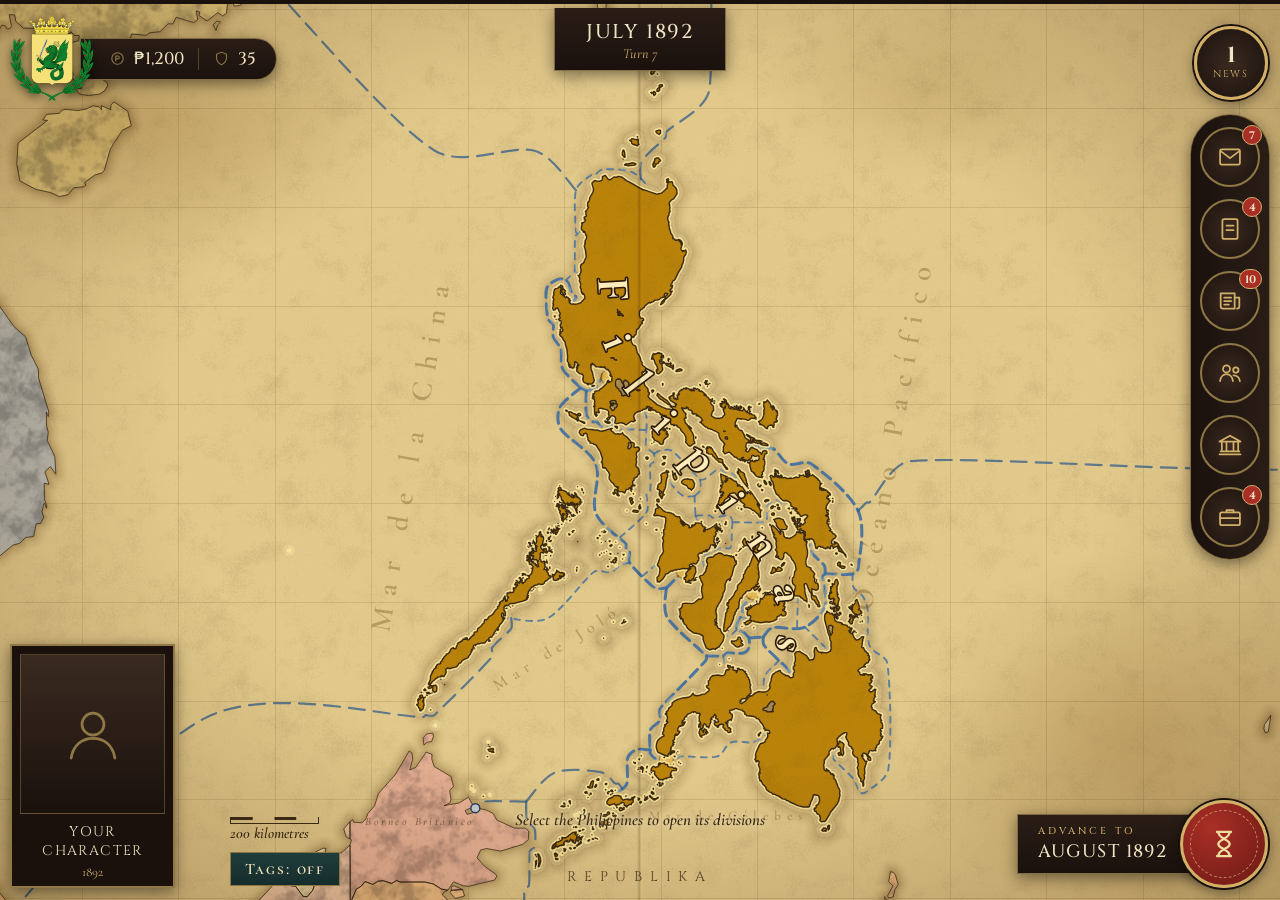
<file: campaign/index.html>
<!DOCTYPE html>
<html lang="en">
<head>
<meta charset="utf-8">
<meta name="viewport" content="width=device-width, initial-scale=1">
<title>REPUBLIKA — Campaign</title>
<link rel="preconnect" href="https://fonts.googleapis.com">
<link rel="preconnect" href="https://fonts.gstatic.com" crossorigin>
<link href="https://fonts.googleapis.com/css2?family=Cinzel:wght@500;700&family=IM+Fell+English:ital@0;1&family=IM+Fell+English+SC&family=Pinyon+Script&family=Italianno&family=La+Belle+Aurore&family=Special+Elite&family=Old+Standard+TT:ital,wght@0,400;0,700;1,400&family=UnifrakturCook:wght@700&family=Cormorant+Garamond:ital,wght@0,500;0,600;1,500&display=swap" rel="stylesheet">
<link rel="stylesheet" href="css/tokens.css">
<link rel="stylesheet" href="css/layout.css">
<link rel="stylesheet" href="css/components.css">
<link rel="stylesheet" href="css/screens.css">
</head>
<body>
<div id="arrive" class="arrive" hidden><div class="cx"><small>Manila</small><b>July 1892</b></div></div>
<main id="campaign" class="campaign">

  <!-- MAP: the Philippines map (map/) is embedded in #map-mount as an iframe. See README. -->
  <section id="map-area" class="map-area" aria-label="Map">
    <div id="map-mount" class="map-mount"><iframe id="map-frame" class="map-frame" src="map/index.html?embed=1" title="Map of the Philippines, 1892"></iframe></div>
  </section>

  <!-- Top left: emblem + indicators -->
  <header class="hud-left">
    <div class="emblem" aria-hidden="true"><img src="assets/emblem.png" alt=""></div>
    <div class="indicators">
      <span class="ind" title="Personal funds"><svg viewBox="0 0 24 24"><circle cx="12" cy="12" r="8"/><path d="M9.5 15.5V8.5h3a2 2 0 0 1 0 4h-3"/></svg><b id="funds">₱1,200</b></span>
      <span class="sep"></span>
      <span class="ind" title="Reputation"><svg viewBox="0 0 24 24"><path d="M12 3l7 3v5c0 4.5-3 8-7 10-4-2-7-5.500-7-10V6z"/></svg><b id="rep">35</b></span>
    </div>
  </header>

  <!-- Top center: date -->
  <div class="date-plaque"><div id="date" class="date">July 1893</div><div id="turn" class="turn">Turn 7</div></div>

  <!-- Top right: news + nav -->
  <button id="news-btn" class="news-btn" aria-label="Open briefing"><b id="news-count">1</b><span>News</span></button>
  <nav class="rail" aria-label="Main navigation">
    <button class="nav-btn" data-panel="letters" title="Letters"><svg viewBox="0 0 24 24"><rect x="3.500" y="5.500" width="17" height="13" rx="1.500"/><path d="M4 7l8 6 8-6"/></svg><i class="badge" id="b-letters"></i></button>
    <button class="nav-btn" data-panel="journal" title="Journal"><svg viewBox="0 0 24 24"><rect x="5.500" y="3.500" width="13" height="17" rx="1.500"/><path d="M9 9h6M9 13h6"/></svg><i class="badge" id="b-journal"></i></button>
    <button class="nav-btn" data-panel="newspaper" title="Newspaper"><svg viewBox="0 0 24 24"><path d="M4 5.500h12v13H6a2 2 0 0 1-2-2zM16 9h4v7.500a2 2 0 0 1-2 2"/><path d="M7 9h6M7 12h6M7 15h4"/></svg><i class="badge" id="b-newspaper"></i></button>
    <button class="nav-btn" data-panel="people" title="People &amp; Connections"><svg viewBox="0 0 24 24"><circle cx="9" cy="8.500" r="3"/><circle cx="17" cy="9.500" r="2.300"/><path d="M3.500 19c.5-4 3-6 5.500-6s5 2 5.500 6M15 14c3 0 5 1.800 5.500 5"/></svg><i class="badge" id="b-people"></i></button>
    <button class="nav-btn" data-panel="politics" title="Politics"><svg viewBox="0 0 24 24"><path d="M3 9l9-5 9 5zM5 10v7M9 10v7M15 10v7M19 10v7M3 20h18M4 17.500h16"/></svg><i class="badge" id="b-politics"></i></button>
    <button class="nav-btn" data-panel="standing" title="Career &amp; Personal Standing"><svg viewBox="0 0 24 24"><rect x="3.500" y="8" width="17" height="11" rx="1.500"/><path d="M9 8V6h6v2M3.500 13h17"/></svg><i class="badge" id="b-standing"></i></button>
  </nav>

  <!-- Briefing (modest, toggled by News) -->
  <aside id="briefing" class="briefing" hidden>
    <div class="panel-head"><h2>Briefing</h2><button class="x" data-close="briefing" aria-label="Close">×</button></div>
    <ul id="briefing-list" class="briefing-list"></ul>
  </aside>

  <!-- Bottom left: character -->
  <button id="character" class="character" title="Your character">
    <span class="portrait"><svg viewBox="0 0 64 64"><circle cx="32" cy="23" r="10"/><path d="M12 54c2-12 10-18 20-18s18 6 20 18"/></svg></span>
    <span class="cname" id="cname">Your Character</span>
    <span class="cyear" id="cyear">1893</span>
  </button>

  <div class="wordmark">Republika</div>

  <!-- Bottom right: turn control -->
  <div id="turn-ctrl" class="turn-ctrl">
    <div id="confirm" class="confirm" hidden>
      <p id="confirm-text"></p>
      <div><button id="confirm-go" class="c-go">Advance anyway</button><button id="confirm-stay" class="c-stay">Stay</button></div>
    </div>
    <div class="turn-row">
      <div class="turn-plaque"><small>Advance to</small><span id="advance-label">August 1893</span></div>
      <button id="advance" class="seal" aria-label="Advance to next month" title="Advance month (Space)">
        <svg viewBox="0 0 24 24"><path d="M7 3.500h10M7 20.500h10M8 3.500c0 5 8 5 8 8.500s-8 3.500-8 8.500M16 3.500c0 5-8 5-8 8.500s8 3.500 8 8.500"/></svg>
      </button>
    </div>
  </div>
  <div id="passage" class="passage" hidden><span class="p-small">Time passes</span><span id="passage-date" class="p-date"></span></div>

  <!-- Full-screen views: Letters, Journal -->
  <div id="screen" class="screen" hidden>
    <button id="screen-close" class="close-gold" aria-label="Close">×</button>
    <div id="screen-inner"></div>
  </div>

  <!-- Placeholder modal for other panels -->
  <div id="modal" class="modal" hidden>
    <div class="modal-card" role="dialog" aria-modal="true">
      <div class="panel-head"><h2 id="modal-title"></h2><button class="x" data-close="modal" aria-label="Close">×</button></div>
      <div id="modal-body" class="modal-body"></div>
    </div>
  </div>
</main>
<script src="js/data.js"></script>
<script src="js/events.js"></script>
<script src="js/news.js"></script>
<script src="js/people.js"></script>
<script src="js/politics-data.js"></script>
<script src="js/politics.js"></script>
<script src="js/standing-data.js"></script>
<script src="js/standing.js"></script>
<script src="js/screens.js"></script>
<script src="js/app.js"></script>
<script src="js/arrive.js"></script>
</body>
</html>
</file>
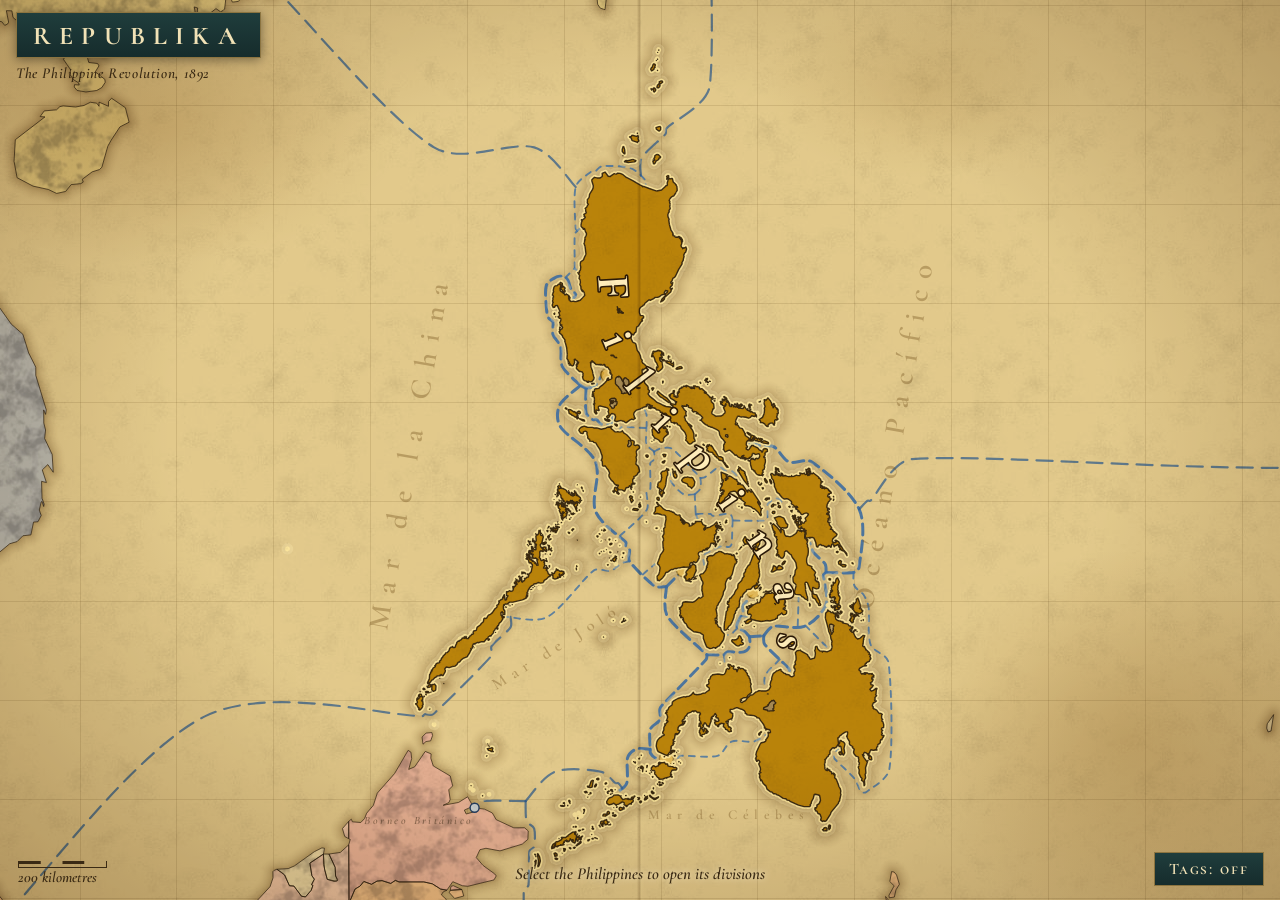
<file: campaign/map/index.html>
<!DOCTYPE html>
<html lang="en"><head><meta charset="utf-8">
<meta name="viewport" content="width=device-width, initial-scale=1, viewport-fit=cover">
<title>REPUBLIKA</title>
<link rel="preconnect" href="https://fonts.googleapis.com"><link rel="preconnect" href="https://fonts.gstatic.com" crossorigin>
<link href="https://fonts.googleapis.com/css2?family=Cormorant+Garamond:ital,wght@0,500;0,600;0,700;1,500;1,600&family=Cormorant+SC:wght@500;600&display=swap" rel="stylesheet">
<link rel="stylesheet" href="style.css">
<script>if(/[?&]embed/.test(location.search))document.documentElement.classList.add("embed")</script>
</head><body>
<main class="plate">
 <section class="stage">
  <svg id="map" xmlns="http://www.w3.org/2000/svg" preserveAspectRatio="xMidYMid meet" role="img" aria-label="Map of the Philippines">
   <defs>
    <pattern id="landtex" patternUnits="userSpaceOnUse" width="3072" height="3072"><image href="assets/land.jpg" width="3072" height="3072"/></pattern>
   </defs>
   <rect x="-30000" y="-30000" width="70000" height="70000" fill="#e3d09b"/>
   <g id="sea"></g><g id="lanes"></g><g id="land" class="lv"></g><g id="sub" class="lv"></g><g id="town" class="lv"></g><g id="labs"></g>
  </svg>
  <div class="paper" aria-hidden="true"></div>
  <header class="hud"><h1>REPUBLIKA</h1><p>The Philippine Revolution, 1892</p></header>
  <div class="sel" id="sel"></div>
  <div class="hint" id="hint"></div>
  <button id="tagbtn" aria-pressed="false">Tags: off</button>
  <div class="scale" id="scale"><b></b><span></span></div>
  <div class="tip" id="tip" hidden></div>
 </section>
</main>
<script src="data.js"></script>
<script src="neighbors.js"></script>
<script src="trade.js"></script>
<script src="tags.js"></script>
<script src="country.js"></script>
<script src="app.js"></script>
<script>addEventListener("keydown",function(e){if(e.code==="Space"&&parent!==window){e.preventDefault();parent.postMessage({republika:"advance"},"*")}})</script>
</body></html>
</file>
<file: campaign/css/tokens.css>
/* Design tokens — palette and fonts follow the opening (Cinzel, gold on near-black, oxblood red). */
:root{
  --ink:#1a110d; --ink2:#2a1d16; --ink3:#3a2a20;
  --gold:#d2b068; --gold2:#f1dc9f; --gold-dim:#8f7845;
  --bone:#f0e4c2; --red:#7d1f19; --red2:#a92f26;
  --map1:#b6bd96; --map2:#a2a883; --map3:#868b6c;
  --disp:"Cinzel","Trajan Pro",Georgia,serif;
  --body:"Cormorant Garamond",Georgia,"Times New Roman",serif;
  --edge:1px solid rgba(210,176,104,.55);
  --shadow:0 4px 14px rgba(0,0,0,.45);
}
</file>
<file: campaign/css/layout.css>
*{box-sizing:border-box;margin:0}
html,body{height:100%;overflow:hidden;background:#0c0806;color:var(--bone);font-family:var(--body)}
button{font:inherit;color:inherit;background:none;border:0;cursor:pointer}
.campaign{position:relative;width:100%;height:100%;overflow:hidden;border-top:4px solid var(--ink)}

/* Map slot fills the whole screen; HUD floats above it. */
.map-area{position:absolute;inset:0;
  background:radial-gradient(ellipse at 50% 50%,var(--map1) 0%,var(--map2) 55%,var(--map3) 100%),var(--map2)}
.map-mount{position:absolute;inset:0;display:grid;place-items:center}
.map-placeholder{font-style:italic;font-size:22px;letter-spacing:.2em;color:rgba(70,75,50,.75)}

.hud-left{position:absolute;top:12px;left:10px;display:flex;align-items:center;z-index:5}
.date-plaque{position:absolute;top:4px;left:50%;transform:translateX(-50%);z-index:5;
  min-width:172px;padding:10px 22px 8px;text-align:center;background:linear-gradient(var(--ink2),var(--ink));
  border:var(--edge);border-top:0;box-shadow:var(--shadow)}
.news-btn{position:absolute;top:22px;right:12px;z-index:6}
.rail{position:absolute;top:110px;right:10px;z-index:5;display:flex;flex-direction:column;gap:12px;padding:12px 9px;
  background:linear-gradient(90deg,var(--ink),var(--ink2));border:var(--edge);border-radius:40px;box-shadow:var(--shadow)}
.briefing{position:absolute;top:100px;right:104px;width:300px;z-index:6}
.character{position:absolute;left:10px;bottom:12px;z-index:5}
.wordmark{position:absolute;bottom:14px;left:50%;transform:translateX(-50%);z-index:4;
  font-family:var(--disp);font-size:14px;letter-spacing:.55em;text-transform:uppercase;color:rgba(60,40,25,.85);pointer-events:none}
.turn-ctrl{position:absolute;right:12px;bottom:12px;z-index:5;display:grid;gap:8px;justify-items:end}
.passage{position:absolute;inset:0;z-index:30;display:grid;place-content:center;gap:8px;text-align:center;background:rgba(12,8,6,.88)}
.passage[hidden]{display:none}

.modal{position:absolute;inset:0;z-index:20;display:grid;place-items:center;background:rgba(10,6,4,.6)}
.modal[hidden],.briefing[hidden]{display:none}

@media (max-width:760px){
  .rail{top:96px;right:6px;gap:8px;padding:8px 6px}
  .briefing{right:6px;left:6px;width:auto;top:auto;bottom:90px}
  .date-plaque{min-width:130px;padding:8px 12px}
  .character{transform:scale(.8);transform-origin:left bottom}
  .wordmark{display:none}
  .turn-plaque{padding:8px 14px 8px 12px}
}

.map-frame{position:absolute;inset:0;width:100%;height:100%;border:0;background:#e3d09b}

.arrive{position:fixed;inset:0;z-index:60;background:#0c0806;display:grid;place-items:center;text-align:center;font-family:var(--disp);color:var(--gold);opacity:1;transition:opacity 1.6s ease}
.arrive[hidden]{display:none}.arrive.out{opacity:0;pointer-events:none}
.arrive small{display:block;letter-spacing:.5em;text-transform:uppercase;font-size:.95rem;color:var(--gold-dim)}
.arrive b{display:block;font-size:clamp(2rem,6vw,4rem);letter-spacing:.2em;margin-top:.35em;font-weight:500;text-transform:uppercase}
.portrait{overflow:hidden}.portrait img{width:100%;height:100%;object-fit:cover;object-position:top}
</file>
<file: campaign/css/components.css>
svg{fill:none;stroke:var(--gold);stroke-width:1.5;stroke-linecap:round;stroke-linejoin:round}
.emblem{width:84px;height:85px;display:grid;place-items:center;z-index:2;filter:drop-shadow(0 3px 5px rgba(0,0,0,.55))}
.emblem img{display:block;width:100%;height:100%;object-fit:contain}
.indicators{display:flex;align-items:center;gap:14px;height:42px;margin-left:-14px;padding:0 20px 0 28px;
  background:linear-gradient(var(--ink2),var(--ink));border:var(--edge);border-radius:0 22px 22px 0;box-shadow:var(--shadow)}
.ind{display:flex;align-items:center;gap:8px}
.ind svg{width:17px;height:17px;stroke:var(--gold-dim)}
.ind b{font-family:var(--disp);font-weight:500;font-size:17px;color:var(--bone)}
.sep{width:1px;height:22px;background:rgba(210,176,104,.3)}

.date{font-family:var(--disp);font-weight:500;font-size:20px;letter-spacing:.08em;text-transform:uppercase}
.turn{font-style:italic;font-size:14px;color:var(--gold)}

.news-btn{width:74px;height:74px;border-radius:50%;display:grid;align-content:center;justify-items:center;
  background:radial-gradient(var(--ink3),var(--ink));border:3px solid var(--gold);box-shadow:0 0 0 2px var(--ink),var(--shadow)}
.news-btn b{font-family:var(--disp);font-size:22px;line-height:1}
.news-btn span{font-family:var(--disp);font-size:10px;letter-spacing:.18em;text-transform:uppercase;color:var(--gold)}
.news-btn:hover,.nav-btn:hover{border-color:var(--gold2);filter:brightness(1.15)}

.nav-btn{position:relative;width:60px;height:60px;border-radius:50%;display:grid;place-items:center;
  background:radial-gradient(var(--ink3),var(--ink));border:2px solid var(--gold-dim)}
.nav-btn svg{width:28px;height:28px}
.nav-btn.active{border-color:var(--gold2);box-shadow:0 0 10px rgba(241,220,159,.35)}
.badge{position:absolute;top:-4px;right:-4px;min-width:20px;height:20px;padding:0 5px;border-radius:10px;display:none;
  place-items:center;font:700 11px var(--disp);font-style:normal;color:var(--bone);background:var(--red2);border:1px solid var(--gold)}
.badge.on{display:grid}

.panel-head{display:flex;justify-content:space-between;align-items:center;padding:10px 16px;border-bottom:var(--edge)}
.panel-head h2{font-family:var(--disp);font-weight:500;font-size:16px;letter-spacing:.14em;text-transform:uppercase;color:var(--gold2)}
.x{font-size:24px;line-height:1;color:var(--gold)}
.briefing,.modal-card{background:linear-gradient(var(--ink2),var(--ink));border:var(--edge);box-shadow:var(--shadow)}
.briefing-list{list-style:none;padding:6px 16px 12px;max-height:46vh;overflow:auto}
.briefing-list li{padding:9px 0;border-bottom:1px solid rgba(210,176,104,.18);font-size:17px;line-height:1.3}
.briefing-list li:last-child{border:0}
.briefing-list em{display:block;font-size:13px;color:var(--gold);letter-spacing:.06em}

.character{width:165px;padding:8px 8px 6px;text-align:center;background:var(--ink);border:2px solid var(--gold-dim);box-shadow:var(--shadow);display:grid;gap:4px}
.portrait{display:grid;place-items:center;height:160px;background:linear-gradient(var(--ink3),var(--ink));border:1px solid rgba(210,176,104,.3)}
.portrait svg{width:70px;stroke:var(--gold-dim);stroke-width:2.5}
.cname{font-family:var(--disp);font-size:14px;letter-spacing:.1em;text-transform:uppercase;padding-top:4px}
.cyear{font-size:13px;color:var(--gold)}
.character:hover{border-color:var(--gold)}


.modal-card{width:min(620px,92vw);max-height:80vh;display:flex;flex-direction:column}
.modal-body{padding:16px 20px 20px;overflow:auto;font-size:18px;line-height:1.4}
.modal-body .note{font-style:italic;color:var(--gold);margin-bottom:12px;font-size:16px}
.item{padding:10px 0;border-bottom:1px solid rgba(210,176,104,.18)}
.item:last-child{border:0}
.item h3{font-family:var(--disp);font-weight:500;font-size:14px;letter-spacing:.08em;color:var(--gold2)}
.item p{font-size:16px;opacity:.9}
.stat{display:flex;justify-content:space-between;padding:8px 0;border-bottom:1px solid rgba(210,176,104,.18)}
.stat b{font-family:var(--disp);font-weight:500}

/* Turn control: plaque + wax-style seal (month strip removed) */
.turn-row{display:flex;align-items:center}
.turn-plaque{display:grid;gap:1px;padding:9px 56px 9px 20px;margin-right:-44px;text-align:left;
  background:linear-gradient(var(--ink2),var(--ink));border:var(--edge);box-shadow:var(--shadow)}
.turn-plaque small{font:500 10px var(--disp);letter-spacing:.3em;text-transform:uppercase;color:var(--gold)}
.turn-plaque span{font:500 18px var(--disp);letter-spacing:.06em;text-transform:uppercase}
.seal{position:relative;z-index:2;width:88px;height:88px;border-radius:50%;display:grid;place-items:center;
  background:radial-gradient(circle at 35% 30%,var(--red2),var(--red) 70%);border:3px solid var(--gold);
  box-shadow:0 0 0 2px var(--ink),var(--shadow);transition:transform .15s,box-shadow .25s}
.seal::before{content:"";position:absolute;inset:7px;border-radius:50%;border:1px dashed rgba(241,220,159,.55)}
.seal svg{width:34px;height:34px;stroke:var(--gold2);stroke-width:1.6;transition:transform .8s}
.seal:hover{box-shadow:0 0 0 2px var(--ink),0 0 18px rgba(241,220,159,.45),var(--shadow)}
.seal:hover svg{transform:rotate(180deg)}
.seal:active,.seal.pressing{transform:scale(.94)}
.seal:disabled{cursor:default}
.seal.pressing svg{transform:rotate(360deg)}
.confirm{width:300px;padding:12px 14px;background:linear-gradient(var(--ink2),var(--ink));border:var(--edge);box-shadow:var(--shadow);font-size:17px;line-height:1.3}
.confirm[hidden]{display:none}
.confirm div{display:flex;gap:8px;margin-top:10px}
.confirm button{flex:1;padding:7px 0;font:500 12px var(--disp);letter-spacing:.12em;text-transform:uppercase;border:1px solid var(--gold-dim)}
.c-go{background:var(--red);color:var(--bone)}.c-stay{color:var(--gold)}
.confirm button:hover{filter:brightness(1.2)}
.p-small{font:500 12px var(--disp);letter-spacing:.5em;text-transform:uppercase;color:var(--gold)}
.p-date{font:500 44px var(--disp);letter-spacing:.12em;text-transform:uppercase;color:var(--bone)}
.passage{animation:pfade 1.5s ease both}
@keyframes pfade{0%{opacity:0}25%,70%{opacity:1}100%{opacity:0}}
.date-plaque.flip .date,.date-plaque.flip .turn{animation:dflip .6s}
@keyframes dflip{0%{opacity:0;transform:translateY(-8px)}100%{opacity:1;transform:none}}
@media (prefers-reduced-motion:reduce){.passage{animation:none}.seal svg{transition:none}}
</file>
<file: campaign/css/screens.css>
/* Full-screen desk views (Letters, Journal). 1892 look: aged paper, iron-gall ink, wax, cloth-bound book. */
:root{
  --paper:#eadcb8; --paper2:#dfcc9f; --ink-b:#2b2118; --ink-brown:#4a3322; --wax:#8c1f1b; --seal-r:#6e1713;
  --serif:"IM Fell English","Cormorant Garamond",Georgia,serif; --sc:"IM Fell English SC","Cinzel",Georgia,serif;
  --script:"Pinyon Script","IM Fell English",cursive;
  --grain:url("data:image/svg+xml,%3Csvg xmlns='http://www.w3.org/2000/svg' width='220' height='220'%3E%3Cfilter id='n'%3E%3CfeTurbulence type='fractalNoise' baseFrequency='.75' numOctaves='2'/%3E%3CfeColorMatrix values='0 0 0 0 .35 0 0 0 0 .22 0 0 0 0 .08 0 0 0 .16 0'/%3E%3C/filter%3E%3Crect width='100%25' height='100%25' filter='url(%23n)'/%3E%3C/svg%3E");
}
.screen{position:absolute;inset:0;z-index:15;overflow:auto;color:var(--ink-b);font-family:var(--serif);
  background:radial-gradient(ellipse at 50% 40%,#46301f 0%,#2a1c12 60%,#150e09 100%)}
.screen[hidden]{display:none}
.close-gold{position:fixed;top:14px;right:16px;z-index:16;width:46px;height:46px;border-radius:50%;font:700 26px/1 var(--disp);
  color:var(--ink);background:radial-gradient(var(--gold2),var(--gold));border:2px solid var(--gold-dim);box-shadow:var(--shadow)}
.close-gold:hover{filter:brightness(1.1)}
.screen[hidden]+.x{display:none}
.paper{background:var(--grain),linear-gradient(135deg,var(--paper),var(--paper2));box-shadow:0 10px 26px rgba(0,0,0,.55),inset 0 0 40px rgba(120,80,30,.18)}
.desk{min-height:100%;display:flex;align-items:center;justify-content:center;gap:34px;padding:56px 70px}

/* Letters: ledger + letter */
.ledger{width:390px;flex:none;padding:18px 18px 22px 30px;transform:rotate(-.5deg);position:relative}
.ledger::before{content:"";position:absolute;left:18px;top:0;bottom:0;border-left:1px solid rgba(140,31,27,.45)}
.ledger header{display:flex;gap:12px;align-items:center;padding-bottom:12px;border-bottom:1px solid rgba(74,51,34,.4)}
.ledger h2{font:400 19px var(--sc);letter-spacing:.04em;line-height:1.1}
.ledger header p{font-size:12px;font-style:italic;color:var(--ink-brown)}
.ico{width:34px;height:34px;display:grid;place-items:center;border:1px solid var(--ink-brown);border-radius:50%}
.ico svg{width:18px;height:18px;stroke:var(--ink-brown)}
.ledger ul{list-style:none;padding:0;margin-top:12px;display:grid;gap:6px}
.slip{position:relative;display:grid;gap:2px;width:100%;padding:9px 12px;text-align:left;background:rgba(255,248,225,.35);border:1px solid rgba(74,51,34,.18)}
.slip:hover{background:rgba(255,248,225,.7)}
.slip.sel{background:#1d140e;color:#f0e4c2;border-color:#1d140e}
.slip .ref{font:11px var(--sc);letter-spacing:.12em;color:var(--ink-brown)}
.slip.sel .ref{color:var(--gold)}
.slip strong{font:400 16px/1.15 var(--serif);font-weight:700;padding-right:56px}
.slip .meta{font-size:13px;font-style:italic;opacity:.85}
.stamp{position:absolute;top:8px;right:8px;padding:1px 6px;font:700 10px var(--sc);letter-spacing:.14em;text-transform:uppercase;
  font-style:normal;color:var(--wax);border:1.5px solid var(--wax);transform:rotate(4deg);opacity:.9}
.slip.sel .stamp{color:#e08a80;border-color:#e08a80}
.letter{width:540px;flex:none;padding:42px 46px 40px;position:relative;transform:rotate(.6deg);min-height:520px}
.letter::after{content:"";position:absolute;left:0;right:0;top:50%;height:1px;background:rgba(74,51,34,.12)}
.letter .seal-w{position:absolute;top:-16px;right:36px;width:54px;height:54px;border-radius:50%;
  background:radial-gradient(circle at 35% 30%,#b23a30,var(--seal-r));box-shadow:0 3px 6px rgba(0,0,0,.45);display:grid;place-items:center;
  font:700 22px var(--sc);color:rgba(255,220,200,.55)}
.dateline{text-align:right;font:italic 15px/1.3 var(--serif);color:var(--ink-brown)}
.sal{font:30px/1.2 var(--script);margin:16px 0 8px}
.letter p{font-size:18px;line-height:1.5;margin:0 0 12px;text-indent:1.2em;color:var(--ink-b)}
.letter p.sal{text-indent:0}
.sign{margin-top:18px;text-align:right;font:30px/1.1 var(--script);text-indent:0!important}
.sign small{display:block;font:italic 13px var(--serif);color:var(--ink-brown);margin-top:2px}
.empty{font-style:italic;color:var(--ink-brown);padding:20px 4px}

/* Journal: open book */
.book{position:relative;width:min(1060px,94vw);height:min(620px,calc(100vh - 80px));margin:auto;display:grid;grid-template-columns:1fr 1fr;
  padding:14px 16px 14px 26px;background:linear-gradient(#2f3a2c,#1e281d);border-radius:6px;box-shadow:0 14px 34px rgba(0,0,0,.65),inset 0 0 0 2px #121a11}
.book::before{content:"";position:absolute;inset:6px;border:1px solid rgba(210,176,104,.35);border-radius:4px;pointer-events:none}
.page{position:relative;padding:28px 34px;overflow:auto;background:var(--grain),linear-gradient(90deg,var(--paper2),var(--paper) 22%,var(--paper));}
.page.left{border-radius:3px 0 0 3px;background:var(--grain),linear-gradient(90deg,var(--paper),var(--paper) 78%,var(--paper2) 100%);box-shadow:inset -22px 0 24px -14px rgba(60,35,10,.4)}
.page.right{border-radius:0 3px 3px 0;box-shadow:inset 22px 0 24px -14px rgba(60,35,10,.4)}
.tabs{position:absolute;left:-26px;top:50px;display:grid;gap:8px}
.tab{writing-mode:vertical-rl;transform:rotate(180deg);padding:14px 7px;font:12px var(--sc);letter-spacing:.2em;text-transform:uppercase;
  color:#cdbf9a;background:#3b4636;border:1px solid #121a11;border-radius:0 6px 6px 0}
.tab.on{background:var(--paper);color:var(--ink-b);margin-left:-3px;padding-left:10px}
.page h2{font:400 24px var(--sc);letter-spacing:.04em}
.page .sub{font-size:13px;font-style:italic;color:var(--ink-brown)}
.hd{display:flex;gap:12px;align-items:center;padding-bottom:12px;border-bottom:1px solid rgba(74,51,34,.4);margin-bottom:14px}
.entries{list-style:none;padding:0;display:grid;gap:6px}
.entry{display:flex;gap:12px;align-items:baseline;width:100%;padding:9px 12px;text-align:left;background:rgba(255,248,225,.3);border:1px solid rgba(74,51,34,.18)}
.entry:hover{background:rgba(255,248,225,.65)}
.entry.sel{background:#1d140e;color:#f0e4c2}
.entry time{flex:none;width:96px;font:12px var(--sc);letter-spacing:.06em;color:var(--ink-brown)}
.entry.sel time{color:var(--gold)}
.entry span{font-size:17px;font-weight:700;flex:1}
.entry i{width:9px;height:9px;border-radius:50%;background:var(--wax);align-self:center}
.eyebrow{font:11px var(--sc);letter-spacing:.2em;text-transform:uppercase;color:var(--ink-brown)}
.page .etitle{font:36px/1.1 var(--script);margin:6px 0 14px}
.page .ebody p{font-size:18px;line-height:1.55;margin:0 0 12px;text-indent:1.2em}
.page .ebody p:first-child::first-letter{font:400 44px/.8 var(--sc);float:left;margin:4px 8px 0 0;text-indent:0;color:var(--wax)}
.page .efoot{margin-top:18px;text-align:right;font:italic 14px var(--serif);color:var(--ink-brown)}

@media (max-width:980px){
  .desk{flex-direction:column;padding:60px 14px 20px;gap:22px}
  .ledger,.letter{width:100%;max-width:560px}
  .book{grid-template-columns:1fr;height:auto;padding-left:34px}
  .page{max-height:none}
}

/* ===== 1892 desk: pen, typewriter, newsprint ===== */
:root{--hand1:"Italianno","Pinyon Script",cursive;--hand2:"La Belle Aurore","Italianno",cursive;--type:"Special Elite","Courier New",monospace;
  --news:"Old Standard TT","IM Fell English",Georgia,serif;--black:"UnifrakturCook","IM Fell English",serif}
.ledger ul{max-height:calc(100vh - 190px);overflow:auto}

/* Paper stocks */
.letter.p-laid{background:repeating-linear-gradient(90deg,rgba(120,90,40,.06) 0 1px,transparent 1px 38px),repeating-linear-gradient(0deg,rgba(120,90,40,.06) 0 1px,transparent 1px 4px),var(--grain),linear-gradient(135deg,#e7d9b2,#dccb9b)}
.letter.p-ruled{background:linear-gradient(90deg,transparent 56px,rgba(160,50,40,.4) 56px 57px,transparent 57px),repeating-linear-gradient(transparent 0 30px,rgba(60,90,140,.28) 30px 31px),var(--grain),linear-gradient(135deg,#efe3c4,#e4d3a8)}
.letter.p-blue{background:var(--grain),linear-gradient(135deg,#d9dfdc,#c3ccc9)}
.letter::after{background:linear-gradient(transparent calc(33% - 1px),rgba(70,45,15,.17) 33%,rgba(255,255,255,.3) calc(33% + 1px),transparent calc(33% + 2px)),
  linear-gradient(transparent calc(66% - 1px),rgba(70,45,15,.17) 66%,rgba(255,255,255,.3) calc(66% + 1px),transparent calc(66% + 2px));height:auto;top:0;bottom:0;pointer-events:none}
.letter{width:560px}
.letter .body p{text-indent:0}
.pm{position:absolute;top:20px;left:24px;width:78px;height:78px;border:2px solid rgba(70,30,30,.5);border-radius:50%;display:grid;place-content:center;text-align:center;
  transform:rotate(-14deg);font:700 10px/1.25 var(--sc);letter-spacing:.08em;color:rgba(70,30,30,.6);mix-blend-mode:multiply}
.pm::before{content:"";position:absolute;inset:4px;border:1px solid rgba(70,30,30,.4);border-radius:50%}
.pm span{font-weight:400}

/* Pen: formal copperplate, quick hurried hand */
.k-hand .body p{font:400 30px/1.3 var(--hand1);margin:0 0 6px;color:#2b2438;text-shadow:0 0 .7px rgba(43,36,56,.6)}
.k-hand .body p:nth-child(even){margin-left:6px;transform:rotate(.25deg)}
.k-hand p.sal,.k-hand p.sign{color:#2b2438}
.k-hand p.sal{font:38px/1.2 var(--hand1)}
.k-hand .dateline{font:24px/1.2 var(--hand1);color:#2b2438}
.k-quick .body p{font:400 20px/1.62 var(--hand2);margin:0 0 8px;color:#3a2a1c;text-shadow:0 0 .6px rgba(58,42,28,.5)}
.k-quick .body p:nth-child(odd){transform:rotate(-.4deg)}
.k-quick p.sal{font:25px/1.3 var(--hand2);color:#3a2a1c}
.k-quick .dateline{font:17px/1.4 var(--hand2);color:#3a2a1c}
.k-quick .sign{color:#3a2a1c}
.letter p.sign{font:36px/1.1 var(--hand1);text-indent:0;margin-top:20px}
.k-quick p.sign{font:28px/1.1 var(--hand2)}
.letter p.sign small{font:italic 13px var(--serif);color:var(--ink-brown)}
.blot{position:absolute;right:74px;bottom:92px;width:22px;height:18px;border-radius:50% 45% 55% 40%;background:radial-gradient(#1d1b2e,rgba(29,27,46,.1));opacity:.5;filter:blur(.5px)}

/* Typewriter, with printed letterhead and a pen signature */
.lh{text-align:center;padding-bottom:10px;margin-bottom:14px;border-bottom:3px double rgba(30,20,12,.7)}
.lh b{display:block;font:400 30px/1.1 var(--sc);letter-spacing:.08em;color:#1d1510}
.lh span{font:italic 13px var(--serif);color:#3a2a1c}
.k-type .dateline,.k-type p.sal{font:14px/1.6 var(--type);color:#241d2c;text-shadow:.4px 0 0 rgba(36,29,44,.35)}
.k-type .body p{font:400 15px/1.75 var(--type);margin:0 0 12px;color:#241d2c;letter-spacing:.01em;text-shadow:.5px 0 0 rgba(36,29,44,.35)}
.k-type .body p:nth-child(2n){opacity:.88}
.k-type .body p:nth-child(3n)::first-line{opacity:.8}
.k-type p.close{font:14px var(--type);color:#241d2c;margin-top:14px;text-indent:0}
.k-type p.sign{margin-top:6px;text-align:left;color:#1f1b36}
.k-type p.sign small{font:13px var(--type);color:#241d2c}

/* Telegram */
.k-tg{padding:0 0 28px}
.tgh{padding:14px 20px 10px;border-bottom:3px double #3a2a20;text-align:center;font:400 24px var(--sc);letter-spacing:.16em;text-transform:uppercase}
.tgh small{display:block;margin-top:4px;font:11px var(--type);letter-spacing:.06em;text-transform:none}
.tg-body{padding:20px 28px}
.tg-body p{font:15px/2.4 var(--type);color:#241d2c;text-transform:uppercase;text-indent:0}
.tg-body .tgfrom{font-size:12px;line-height:1.4;margin-bottom:10px}
.st{display:inline-block;padding:2px 8px;line-height:1.5;margin:0 2px 6px 0;background:#f2ead2;box-shadow:0 1px 2px rgba(0,0,0,.35);transform:rotate(-.4deg)}
.st:nth-child(even){transform:rotate(.5deg)}

/* Journal: handwritten, ruled page */
.entry span{font:400 25px/1 var(--hand1);font-weight:400}
.page .etitle{font:400 46px/1.1 var(--hand1)}
.page .ebody{background:repeating-linear-gradient(transparent 0 33px,rgba(70,90,120,.25) 33px 34px);margin-right:-10px;padding-right:10px}
.page .ebody p{font:400 21px/34px var(--hand2);margin:0 0 34px;text-indent:0;color:#2f2418;text-shadow:0 0 .6px rgba(47,36,24,.5)}
.page .ebody p:first-child::first-letter{font:inherit;float:none;margin:0;color:inherit}
.sx{text-decoration:line-through;text-decoration-thickness:1.5px}.ul{text-decoration:underline;text-decoration-thickness:1.5px;text-underline-offset:4px}
.pageno{position:absolute;bottom:12px;left:0;right:0;text-align:center;font:italic 14px var(--serif);color:var(--ink-brown)}
.ring{position:absolute;right:26px;bottom:40px;width:74px;height:74px;border-radius:50%;pointer-events:none;
  background:radial-gradient(circle,transparent 60%,rgba(110,70,25,.2) 64%,rgba(110,70,25,.07) 72%,transparent 74%)}



/* Centered, larger diary */
.screen:not([hidden]){display:flex}
#screen-inner{margin:auto;width:100%;display:flex;align-items:center;justify-content:center;min-height:100%;padding:24px 0 24px 30px}
.book{width:min(1500px,calc(100vw - 90px));height:min(880px,calc(100vh - 48px));padding:20px 22px 20px 36px;margin:0;flex:none}
.page{padding:42px 56px}
.page h2{font-size:34px}.page .sub{font-size:16px}
.entry time{width:128px;font-size:15px}.entry span{font-size:32px}
.page .etitle{font-size:64px;margin:8px 0 20px}.eyebrow{font-size:14px}
.page .ebody{background:repeating-linear-gradient(transparent 0 41px,rgba(70,90,120,.25) 41px 42px)}
.page .ebody p{font-size:28px;line-height:42px;margin:0 0 42px}
.tab{font-size:15px;padding:20px 10px}

/* Newspapers: rail of rival papers + reader */
.reader{width:min(1180px,96vw);height:min(740px,calc(100vh - 56px));display:grid;grid-template-columns:190px 1fr;background:#1d140e;border:2px solid #0d0805;border-radius:8px;overflow:hidden;box-shadow:0 14px 34px rgba(0,0,0,.65)}
.rail-n{display:grid;align-content:start;gap:10px;padding:16px 14px;overflow:auto;background:linear-gradient(#2a1d16,#1a110c)}
.rail-n h3{font:400 14px var(--sc);letter-spacing:.3em;text-transform:uppercase;text-align:center;color:var(--gold);margin-bottom:4px}
.pp{position:relative;padding:12px 8px;text-align:center;color:#1f1a14;background:#e3d8ba;border:2px solid #0d0805;box-shadow:0 2px 4px rgba(0,0,0,.5);line-height:1.1;font:700 17px var(--news)}
.pp:hover{filter:brightness(1.06)}.pp.on{outline:3px solid var(--gold)}
.pp b{position:absolute;right:-6px;bottom:-6px;min-width:22px;height:22px;display:grid;place-items:center;border-radius:50%;font:700 12px var(--disp);color:#fff;background:var(--red2);border:1px solid var(--gold)}
.pp.n-porvenir{font:700 21px var(--black)}.pp.n-mercantil{font:700 13px var(--news);letter-spacing:.14em;text-transform:uppercase}
.pp.n-reformista{font:italic 400 19px var(--serif);background:#efe2c0}.pp.n-boletin{font:400 15px var(--sc);letter-spacing:.06em;background:#ead3c4;color:#5a1511}
.pp.n-courier{font:700 italic 16px var(--news);background:#e9e7dc}.pp.n-hoja{font:400 14px var(--type);background:#d9d0e4;color:#4b2a6e;text-transform:uppercase}
.npane{padding:26px 54px 40px;overflow:auto;color:#1f1a14;font-family:var(--news);transform:none;box-shadow:none;text-shadow:0 0 .5px rgba(31,26,20,.4);
  background:var(--grain),linear-gradient(#e0d5b6,#d3c6a2)}
.nmast{text-align:center}.nmast h1{font:700 60px/1.05 var(--black);margin:0}.nmast p{font:italic 14px var(--news);margin-top:2px}
.ndl{display:flex;justify-content:space-between;margin:10px 0 26px;padding:3px 2px;border-top:3px double #1f1a14;border-bottom:1px solid #1f1a14;font:italic 12.5px var(--news)}
.nart{padding-bottom:26px;margin-bottom:26px;border-bottom:1px solid rgba(31,26,20,.45)}.nart:last-child{border:0}
.ndate{text-align:center;font:12px var(--sc);letter-spacing:.2em;text-transform:uppercase;color:#4a3322}
.nart h2{margin:6px 0 8px;text-align:center;font:700 31px/1.12 var(--news);text-transform:uppercase}
.ndeck{text-align:center;font:italic 16px/1.35 var(--news);margin:0 auto 14px;max-width:640px}
.nart p{font:400 17.5px/1.55 var(--news);margin:0 0 12px;text-align:justify;hyphens:auto}
.nart p.pr{display:flex;align-items:baseline;gap:6px;text-align:left;margin:0 0 6px}.pr i{flex:1;border-bottom:1px dotted #1f1a14}
.n-mercantil{background:var(--grain),linear-gradient(#d9dcc0,#c9cdaa)}.n-mercantil .nmast h1{font:700 40px var(--news);letter-spacing:.16em;text-transform:uppercase}
.n-reformista .nmast h1{font:italic 400 54px var(--serif)}
.n-boletin{background:var(--grain),linear-gradient(#e6d9bb,#dac9a3)}.n-boletin .nmast h1{font:400 42px var(--sc);letter-spacing:.06em;color:#5a1511}.n-boletin .ndl{border-color:#5a1511}
.n-courier{background:var(--grain),linear-gradient(#e8e5d6,#d9d6c4)}.n-courier .nmast h1{font:700 italic 50px var(--news)}
.n-hoja{color:#4b2a6e;text-shadow:0 0 1px rgba(75,42,110,.5);background:var(--grain),linear-gradient(#cfc7b3,#c0b79f)}
.n-hoja .nmast h1{font:400 44px var(--type);text-transform:uppercase;letter-spacing:.1em}
.n-hoja .nart h2{font:400 28px var(--type)}.n-hoja .nart p{font:400 24px/1.45 var(--hand2);text-align:left}.n-hoja .ndl{border-color:#4b2a6e}
@media (max-width:900px){.reader{grid-template-columns:1fr;height:auto}.rail-n{grid-auto-flow:column;overflow:auto}.pp{min-width:130px}.npane{padding:20px}.nmast h1{font-size:38px}.book{height:auto}.letter{width:100%}}

/* ===== Newspaper: lead story + column grid, issue line ===== */
.ndl{align-items:baseline}
.ndl span:nth-child(2){font-style:normal;letter-spacing:.12em;text-transform:uppercase;font-size:11.5px}
.nart.lead h2{font-size:38px}
.nart.lead>p:not(.ndeck){column-count:2;column-gap:34px;column-rule:1px solid rgba(31,26,20,.35)}
.nart.lead>p.pr{column-count:1}
.ncols{display:grid;grid-template-columns:1fr 1fr;gap:0 34px;margin-top:-6px}
.ncols .nart{padding-bottom:20px;margin-bottom:20px}
.ncols .nart h2{font-size:22px;text-align:left}
.ncols .nart .ndate,.ncols .nart .ndeck{text-align:left}
.ncols .nart .ndeck{margin-left:0;font-size:15px}
.ncols .nart p{font-size:16.5px}
.ncols .nart:nth-child(odd){border-right:1px solid rgba(31,26,20,.3);padding-right:30px}
.nnew{font:700 10px var(--sc);font-style:normal;letter-spacing:.14em;color:var(--wax);border:1.5px solid var(--wax);padding:0 5px;margin-left:8px;vertical-align:1px}
.n-hoja .ncols .nart p{font-size:21px}
@media (max-width:980px){
  #screen-inner{padding:56px 0 16px}
  .book{width:96vw;height:auto;padding-left:36px}
  .ncols{grid-template-columns:1fr}.ncols .nart:nth-child(odd){border-right:0;padding-right:0}
  .nart.lead>p:not(.ndeck){column-count:1}
}

/* ===== Letters module: tabs, registry card, responses ===== */
.ltabs{display:flex;gap:4px;margin:12px 0 0;border-bottom:1px solid rgba(74,51,34,.4)}
.ltab{padding:7px 14px;font:13px var(--sc);letter-spacing:.14em;text-transform:uppercase;color:var(--ink-brown);border:1px solid transparent;border-bottom:0;position:relative}
.ltab.on{background:rgba(255,248,225,.7);border-color:rgba(74,51,34,.4);color:var(--ink-b)}
.ltab b{display:inline-grid;place-items:center;min-width:18px;height:18px;border-radius:9px;background:var(--wax);color:#fff;font:700 11px var(--disp)}
.ltab i{display:inline-block;width:8px;height:8px;border-radius:50%;background:var(--wax)}
.slip .dts{font-size:12px}
.slip .tag{justify-self:start;margin-top:3px;font:11px var(--sc);letter-spacing:.1em;color:var(--ink-brown);border:1px solid rgba(74,51,34,.4);padding:0 6px}
.slip .tag.due{color:var(--wax);border-color:var(--wax)}
.slip.sel .tag{color:var(--gold);border-color:var(--gold)}
.lcol{width:560px;flex:none;display:grid;gap:16px;align-content:start}
.lmeta{display:grid;grid-template-columns:1fr 1fr;gap:6px 18px;padding:12px 16px;margin:0;background:rgba(255,248,225,.88);border:1px solid rgba(74,51,34,.45);box-shadow:0 4px 12px rgba(0,0,0,.4);color:var(--ink-b)}
.lmeta dt{font:11px var(--sc);letter-spacing:.16em;text-transform:uppercase;color:var(--ink-brown)}
.lmeta dd{margin:0;font:15px/1.25 var(--serif)}
.resp{padding:16px 20px 18px;background:rgba(34,22,14,.94);border:1px solid var(--gold-dim);color:var(--bone);box-shadow:0 6px 16px rgba(0,0,0,.5)}
.resp h4{font:400 16px var(--sc);letter-spacing:.2em;text-transform:uppercase;color:var(--gold)}
.resp .hint{font:italic 14px var(--serif);opacity:.8;margin:2px 0 10px}
.resp.done{font:italic 15px var(--serif);text-align:center}
.opts{display:flex;flex-wrap:wrap;gap:8px}
.opt{padding:8px 16px;font:14px var(--sc);letter-spacing:.1em;border:1px solid var(--gold-dim);color:var(--gold2);background:rgba(255,255,255,.04)}
.opt:hover,.opt.on{background:var(--gold);color:var(--ink)}
.letter.draft{width:100%;margin-top:14px;min-height:0;transform:rotate(-.3deg);padding:28px 34px}
.draft .body p{font:400 26px/1.3 var(--hand1);color:#2b2438}
.draft .sal{font:32px var(--hand1)}
.sendrow{display:flex;justify-content:space-between;align-items:center;margin-top:14px;font:italic 14px var(--serif)}
.send{padding:9px 22px;font:14px var(--sc);letter-spacing:.14em;text-transform:uppercase;color:var(--bone);background:radial-gradient(circle at 35% 30%,var(--red2),var(--red));border:2px solid var(--gold)}
.send:hover{filter:brightness(1.15)}
@media (max-width:980px){.lcol{width:100%;max-width:560px}}

/* Journal: decisions and recorded outcomes */
.dec{margin:18px 0 6px;padding:12px 14px;border-top:1px solid rgba(60,35,20,.35);font-family:"IM Fell English",Georgia,serif;color:#2b1d12}
.dec h4{font:500 12px "IM Fell English SC","Cinzel",serif;letter-spacing:.2em;text-transform:uppercase;color:#7d1f19;margin-bottom:8px}
.dec .copt{display:grid;gap:2px;width:100%;text-align:left;padding:9px 12px;margin:0 0 8px;background:rgba(255,248,225,.55);border:1px solid rgba(60,35,20,.4);cursor:pointer}
.dec .copt b{font-weight:400;font-size:18px}.dec .copt small{font-style:italic;font-size:14px;opacity:.75}
.dec .copt:hover{background:rgba(125,31,25,.1);border-color:#7d1f19}
.dec .dl{font-size:18px;margin-bottom:4px}.dec .out{font-size:17px;line-height:1.4}
.dec .chips{display:flex;flex-wrap:wrap;gap:6px;margin-top:10px}
.dec .chips span{font:12px "IM Fell English SC",serif;letter-spacing:.08em;padding:2px 8px;border:1px solid rgba(60,35,20,.4);background:rgba(125,31,25,.08)}

.dec .hint{font-style:italic;font-size:15px;opacity:.75;margin-bottom:8px}
.dec .jopts{display:flex;flex-wrap:wrap;gap:8px}
.dec .copt{width:auto;display:inline-block;margin:0;padding:7px 14px;font-size:17px}
.dec .copt.on{background:#7d1f19;color:#f0e4c2;border-color:#7d1f19}
.dec .jdraft{margin-top:12px;padding:10px 14px;background:rgba(255,248,225,.5);border:1px dashed rgba(60,35,20,.45)}
.dec .jdraft .ebody p,.dec .jwrit p{margin:0}
.dec .sendrow{display:flex;justify-content:space-between;align-items:center;gap:10px;margin-top:10px;font-style:italic;font-size:14px}
.dec .send{padding:7px 14px;font:500 12px "Cinzel",serif;letter-spacing:.12em;text-transform:uppercase;background:#7d1f19;color:#f0e4c2;border:1px solid #3a0f0b}
.dec .send:hover{filter:brightness(1.2)}
.dec .dl{font-size:15px;font-style:italic;opacity:.75}

/* Newspaper labels */
.ndate .lbl{font:600 11px var(--sc,serif);letter-spacing:.14em;text-transform:uppercase;font-style:normal;padding:1px 7px;margin-left:6px;border:1px solid currentColor;white-space:nowrap}
.ndate .lbl-fact{color:#1f3a2a}.ndate .lbl-opinion{color:#1d3358}.ndate .lbl-rumor{color:#8a1f19;border-style:dashed}

/* People & Connections, Career */
.pc{width:min(1180px,96vw);height:min(740px,calc(100vh - 56px));display:flex;flex-direction:column;background:linear-gradient(#241912,#150e09);border:2px solid #0d0805;border-radius:8px;box-shadow:0 14px 34px rgba(0,0,0,.65);color:#e9dcc0;font-family:var(--serif);overflow:hidden}
.pc-top{display:flex;align-items:center;gap:18px;padding:14px 22px;border-bottom:1px solid #4a3a28;background:#1a110c}
.pc-top h2{font:400 26px var(--sc);letter-spacing:.12em;color:var(--gold);margin:0}.pc-top p{margin:2px 0 0;font-size:14px;opacity:.7}
.pc-top>div:first-child{margin-right:auto}
.seg{display:flex;border:1px solid #6a5535}.seg button{padding:6px 14px;font:13px var(--sc);letter-spacing:.1em;text-transform:uppercase;color:#cdbb92;background:transparent;border:0;border-right:1px solid #6a5535;cursor:pointer}
.seg button:last-child{border:0}.seg button.on{background:var(--gold);color:#1a110c}.seg button:hover:not(.on){background:#3a2b1c}
.pc-body{flex:1;display:grid;grid-template-columns:1fr 340px;min-height:0}
.pc-main{padding:18px 22px;overflow:auto}.pc-side{overflow:auto;border-left:1px solid #4a3a28;background:#1b130d;padding:18px 20px}
.pgrid{display:grid;grid-template-columns:repeat(auto-fill,minmax(112px,1fr));gap:12px}
.pcard{position:relative;display:grid;gap:4px;padding:5px 5px 7px;text-align:center;background:#2a1e15;border:2px solid #4a3a28;border-bottom:3px solid var(--rc);cursor:pointer;color:#e9dcc0;font-family:var(--serif)}
.pcard:hover,.pcard.on{border-color:var(--rc);background:#34261a}.pcard.heard{opacity:.6}.pcard.heard .pf{filter:grayscale(1) brightness(.7)}
.pf{display:block;width:100%;aspect-ratio:1;background:#3a2b20}.pf.big{width:92px;flex:none;border:2px solid var(--rc,#6a5535)}
.pname{font-size:13.5px;line-height:1.15;min-height:31px;display:grid;place-items:center}
.rchip{display:inline-block;justify-self:center;padding:0 7px;font:11px var(--sc);letter-spacing:.1em;text-transform:uppercase;color:var(--rc,#cdbb92);border:1px solid var(--rc,#6a5535)}
.rchip.hd{color:#9a8f78;border-color:#5b5140}.rchip.kin{--rc:#b79ad0;margin-left:6px}
.pnew{position:absolute;top:6px;left:6px;padding:0 5px;font:10px var(--sc);letter-spacing:.1em;text-transform:uppercase;background:#7d1f19;color:#fff;font-style:normal}
.pfav{position:absolute;top:5px;right:7px;color:var(--gold);font-size:15px}
.trust{position:relative;height:4px;margin:3px 6px 0;background:linear-gradient(90deg,#c4453a,#5b5140 50%,#7fae6e)}.trust i{position:absolute;top:-3px;width:3px;height:10px;background:#fff;transform:translateX(-50%)}
.pdet .phead{display:flex;gap:14px;align-items:flex-start;margin-bottom:6px}.pdet h3{margin:0;font:400 22px var(--serif);color:var(--gold2)}.pdet .phead p{margin:2px 0;font-style:italic}.pdet small{opacity:.7;display:block;margin-bottom:6px}
.pdet h4,.sec{margin:14px 0 4px;font:400 12px var(--sc);letter-spacing:.2em;text-transform:uppercase;color:var(--gold)}.pdet p{margin:0 0 4px;font-size:15.5px;line-height:1.45}
.pdet .tr span{display:inline-block;margin:0 5px 5px 0;padding:1px 9px;border:1px solid #6a5535;font-size:14px}
.plist,.plog{list-style:none;margin:0;padding:0}.plist li{display:flex;justify-content:space-between;align-items:center;gap:8px;padding:3px 0;border-bottom:1px dotted #4a3a28;font-size:14.5px}.plist li span{opacity:.65;font-size:13px}
.plist button{background:none;border:0;color:var(--gold2);text-align:left;cursor:pointer;font:inherit;text-decoration:underline dotted}
.plist .fav{text-decoration:none;border:1px solid #6a5535;padding:3px 8px}.plist .fav:hover:not(:disabled){background:#3a2b1c}.plist .fav:disabled{opacity:.5;cursor:default}
.plog li{font-size:14px;padding:2px 0}.plog li span{opacity:.6}
.pdet.empty{opacity:.6;font-style:italic}.empty{opacity:.65;font-style:italic}
.netwrap{display:grid;gap:6px}.net{width:100%;max-height:520px}.net text{fill:#e9dcc0;font:12px var(--serif)}.net .you{font:700 15px var(--sc);fill:var(--gold)}.net .nd{cursor:pointer}.net .nd.on circle{stroke-width:5}
.legend{display:flex;flex-wrap:wrap;gap:14px;font-size:13px;opacity:.85;margin:0}.legend span::before{content:"";display:inline-block;width:14px;height:3px;margin-right:5px;vertical-align:middle;background:var(--rc)}.legend i{margin-left:auto}
.career .cur{padding:14px 18px;border:1px solid var(--gold-dim);background:#2a1e15;margin-bottom:12px}.cur small{font:12px var(--sc);letter-spacing:.2em;text-transform:uppercase;color:var(--gold)}.cur h3{margin:2px 0 4px;font:400 26px var(--serif);color:var(--gold2)}.cur p{margin:0 0 3px;font-size:15.5px}
.opps{display:grid;grid-template-columns:repeat(auto-fill,minmax(280px,1fr));gap:12px}
.opp{padding:12px 14px;background:#2a1e15;border:1px solid #4a3a28}.opp.ok{border-color:#7fae6e}.opp h4{margin:0 0 2px;font:400 18px var(--serif);color:var(--gold2)}.opp p{margin:0 0 6px;font-size:14.5px;line-height:1.4}.opp .via{font:11px var(--sc);letter-spacing:.14em;text-transform:uppercase;color:#9a8f78}
.req{list-style:none;margin:6px 0 8px;padding:0;font-size:14px}.req li::before{display:inline-block;width:18px}.req li.y::before{content:"✓";color:#7fae6e}.req li.n::before{content:"✗";color:#c4453a}.req li.n{opacity:.8}
.pursue{padding:6px 14px;font:12px var(--sc);letter-spacing:.12em;text-transform:uppercase;background:var(--gold);color:#1a110c;border:0;cursor:pointer}.pursue:disabled{background:#3a2b1c;color:#8a7c60;cursor:default}.await{font-style:italic;opacity:.75}
.mile{list-style:none;margin:0;padding:0 0 0 12px;border-left:2px solid #4a3a28}.mile li{position:relative;padding:0 0 12px 10px}.mile li::before{content:"";position:absolute;left:-18px;top:5px;width:10px;height:10px;border-radius:50%;background:var(--gold-dim)}.mile span{display:block;font:11px var(--sc);letter-spacing:.12em;color:#9a8f78}.mile b{font-weight:400;font-size:15.5px;color:var(--gold2)}.mile small{display:block;font-size:13.5px}
@media (max-width:900px){.pc{height:auto}.pc-body{grid-template-columns:1fr}.pc-side{border-left:0;border-top:1px solid #4a3a28}.pc-top{flex-wrap:wrap}}

/* Roster: round empty frames, hover connections (overrides above) */
.pc-name small{font:12px var(--sc);letter-spacing:.2em;text-transform:uppercase;color:#9a8f78;display:block}
.pc-name h2{font-size:32px;margin:0}.pc-name p{margin:2px 0 0;font-size:16px;opacity:1}.pc-name b{font-weight:400;color:var(--gold2)}.pc-name .rchip{margin-left:8px}
.pgw{position:relative}
.pgrid{grid-template-columns:repeat(auto-fill,minmax(84px,1fr));gap:18px 12px}
.plines{position:absolute;inset:0;width:100%;height:100%;pointer-events:none;z-index:3;overflow:visible}.plines text{font:700 14px var(--serif)}
.pcard{background:none;border:0;padding:0;gap:3px}.pcard:hover,.pcard.on{background:none}
.pcard .pf{width:64px;margin:0 auto;border-radius:50%;border:3px solid var(--rc);background:radial-gradient(circle at 50% 35%,#34271c,#1e150e);overflow:hidden;box-shadow:inset 0 0 0 2px #0f0a06}
.pcard:hover .pf,.pcard.on .pf{box-shadow:0 0 0 3px #fff,inset 0 0 0 2px #0f0a06}.pcard.lk .pf{box-shadow:0 0 0 3px var(--gold),inset 0 0 0 2px #0f0a06}
.pf.blank{display:grid;place-items:center;font:700 26px var(--serif);color:#6a5d48;border-style:dashed}.pf img{width:100%;height:100%;object-fit:cover}
.pcard.heard{opacity:.75}.pcard.heard .pf{filter:none}
.pname{min-height:0;font-size:12px;line-height:1.15}.pnew{left:6px;top:-2px}.pfav{right:8px;top:-2px}
.pf.big{width:84px;height:84px;aspect-ratio:auto;border-radius:50%}
.pc .hint{margin:14px 0 0;font-size:14px;font-style:italic;opacity:.65}

/* Roster: rectangular portraits */
.pgrid{grid-template-columns:repeat(auto-fill,minmax(88px,1fr));gap:18px 12px}
.pcard .pf{width:68px;height:88px;aspect-ratio:auto;border-radius:3px;background:linear-gradient(#2e2218,#1b130c)}
.pf.big{width:90px;height:116px;border-radius:3px}
.pf img{border-radius:0}
.pf.blank{border-radius:3px}

/* Roster: lines behind portraits, badges above, dimming */
.pc-main{background:#1c130d}
.plines{z-index:1}.pbadges{position:absolute;inset:0;width:100%;height:100%;pointer-events:none;z-index:3;overflow:visible}.pbadges text{font:700 14px var(--serif)}
.pcard{position:relative;z-index:2;background:#1c130d;padding:2px 0 3px}.pcard:hover,.pcard.on{background:#1c130d}
.pgw.hov .pcard:not(.lk):not(.me){opacity:.4}.pgw.hov .pcard.lk .pf,.pgw.hov .pcard.me .pf{box-shadow:0 0 0 3px var(--gold),inset 0 0 0 2px #0f0a06}
.tones{display:flex;gap:6px;margin:8px 0}.tones button{flex:1;padding:5px 4px;font:12px var(--sc);letter-spacing:.08em;text-transform:uppercase;background:#2a1e15;color:#cdbb92;border:1px solid #6a5535;cursor:pointer}.tones button.on{background:var(--gold);color:#1a110c}
.plist .fav.on{background:#3a2b1c;border-color:var(--gold)}
.pdraft{margin:6px 0;padding:14px 16px;background:linear-gradient(#efe3c4,#e2d1a6);color:#2f2418;box-shadow:0 2px 6px rgba(0,0,0,.5);font-family:var(--hand2,var(--serif));font-size:18px;line-height:1.35}
.pdraft p{margin:0 0 8px;font-size:18px}.pdraft .dl{font:italic 13px var(--serif);text-align:right;opacity:.75;margin-bottom:6px}.pdraft .sg{text-align:right;margin:6px 0 0}
.pdet .sendrow{display:flex;justify-content:space-between;align-items:center;gap:8px;font-style:italic;font-size:13.5px}
.pdet .send{padding:7px 12px;font:12px var(--sc);letter-spacing:.12em;text-transform:uppercase;background:#7d1f19;color:#f0e4c2;border:1px solid #3a0f0b;cursor:pointer}.pdet .hint{font-size:13.5px;opacity:.65;font-style:italic;margin-top:6px}

/* Empire of Sin style connections: thin lines over the grid, icon discs on connected portraits */
.pgw.hov .pcard:not(.lk):not(.me){opacity:1}
.pcard.me .pf{box-shadow:0 0 0 3px #fff,inset 0 0 0 2px #0f0a06}
.pcard.lk .pf{box-shadow:inset 0 0 0 2px #0f0a06}
.pbadges{z-index:4}

/* ===== Politics ===== */
.pol .pc-body.split{grid-template-columns:340px 1fr}
.pol .pol-list{border-left:0;border-right:1px solid #4a3a28;padding:14px 14px 20px}
.pol .pc-main{background:#1c130d}
.pol-list h5{margin:14px 0 6px;font:400 12px var(--sc);letter-spacing:.2em;text-transform:uppercase;color:var(--gold)}.pol-list h5:first-child{margin-top:0}
.pol-list .flt{margin-bottom:12px}.pol-list .flt button{flex:1;padding:6px 6px}
.pol-sit{padding:16px 22px 18px;margin-bottom:18px;background:#2a1e15;border:1px solid var(--gold-dim)}
.pol-sit h3{margin:2px 0 2px;font:400 30px var(--serif);color:var(--gold2)}.pol-sit .mood{font-style:italic;color:#cdbb92;margin:0 0 8px;font-size:16px}
.pol-sit p{margin:0 0 6px;font-size:17px;line-height:1.5}.pol-sit .sec{margin:0;display:block}
.pol-tens{list-style:none;margin:14px 0 0;padding:0;display:grid;grid-template-columns:repeat(auto-fill,minmax(230px,1fr));gap:2px 26px}
.pol-tens li{display:flex;justify-content:space-between;align-items:baseline;padding:4px 0;border-bottom:1px dotted #4a3a28;font-size:15px}
.tn{font:11px var(--sc);letter-spacing:.14em;text-transform:uppercase}.tn-0{color:#7fae6e}.tn-1{color:#cdbb92}.tn-2{color:#d98f42}.tn-3{color:#c4453a}
.pol .sec{margin:18px 0 8px}
.pol-cards{display:grid;grid-template-columns:repeat(auto-fill,minmax(250px,1fr));gap:10px}
.pol-card,.pol-row{display:grid;grid-template-columns:44px 1fr;gap:12px;align-items:center;text-align:left;padding:10px 12px;color:#e9dcc0;cursor:pointer;background:#2a1e15;border:1px solid #4a3a28;border-left:3px solid var(--rc,#8f7845);font-family:var(--serif)}
.pol-card:hover,.pol-row:hover,.pol-row.on{background:#34261a}.pol-row.on{border-color:var(--rc)}
.pol-card b,.pol-row b{display:block;font:400 17px/1.15 var(--serif);color:var(--gold2)}.pol-card small,.pol-row small{display:block;margin-top:2px;font-size:13.5px;line-height:1.3;opacity:.75}
.pol-rows{display:grid;gap:7px}
.pol-row{grid-template-columns:40px 1fr auto;padding:8px 10px}.pol-list .pol-row{margin-bottom:7px;width:100%}.pol-list .pol-row.fig{grid-template-columns:34px 1fr auto}
.pol-row .rt{display:grid;justify-items:end;gap:4px}
.pol-disc{display:grid;place-items:center;width:44px;height:44px;border-radius:50%;border:2px solid var(--rc);color:var(--rc);font:700 15px var(--sc);letter-spacing:.02em;overflow:hidden;background:radial-gradient(circle at 40% 30%,#3a2b20,#1b130c)}
.pol-row .pol-disc{width:38px;height:38px;font-size:13px}.pol-disc.big{width:84px;height:84px;font-size:28px;flex:none}.pol-disc img{width:100%;height:100%;object-fit:cover}
.pips{display:inline-flex;gap:3px;vertical-align:middle}.pips i{width:8px;height:8px;border-radius:50%;border:1px solid var(--rc,#8f7845)}.pips i.on{background:var(--rc,#d2b068)}
.newt,.mk{font:10px var(--sc);font-style:normal;letter-spacing:.12em;text-transform:uppercase;padding:0 5px}.newt{background:#7d1f19;color:#fff}.mk{color:var(--rc);border:1px solid var(--rc)}
.pol-fr{display:grid;place-items:center;width:34px;height:44px;background:linear-gradient(#2e2218,#1b130c);border:2px solid var(--rc);color:#6a5d48;font:700 17px var(--serif);overflow:hidden}.pol-fr.blank{border-style:dashed}.pol-fr img{width:100%;height:100%;object-fit:cover}
.pol-news{list-style:none;margin:0 0 10px;padding:0}.pol-news li{padding:6px 0;border-bottom:1px dotted #4a3a28;font-size:15.5px}.pol-news b{font-weight:400;color:var(--gold2)}.pol-news span{display:block;font-size:12.5px;opacity:.65;font-style:italic}
.pol-you .pursue{margin:2px 0 8px}.pol-tier{font-weight:400;color:var(--gold2);font-size:18px}.pol-sub{font-size:14px;font-style:italic;opacity:.75;margin:6px 0 4px}
.pol-view{list-style:none;margin:0;padding:0}.pol-view li{display:grid;grid-template-columns:1fr auto;gap:0 8px;padding:5px 0 7px;border-bottom:1px dotted #4a3a28;font-size:14.5px}.pol-view span{opacity:.75}.pol-view b{font-weight:400;color:var(--gold2)}.pol-view .trust{grid-column:1/-1;margin:6px 0 0}
.pol-det{max-width:780px}.pol-det .phead{gap:18px;margin-bottom:12px}.pol-det .phead h3{font-size:28px}.pol-det .phead .rchip{margin:3px 6px 0 0}
.pol-two{display:grid;grid-template-columns:1.2fr 1fr;gap:6px 28px}.pol-bul{margin:0;padding-left:18px;font-size:15.5px;line-height:1.45}.pol-bul li{margin-bottom:3px}
.pol-oc{background:none;cursor:pointer;font-family:var(--sc);margin:0 4px 4px 0}.pol-oc:hover{background:#34261a}
.pol-acts{list-style:none;margin:0;padding:0;display:grid;gap:10px}
.pol-act{padding:12px 14px;background:#2a1e15;border:1px solid #4a3a28}.pol-act.ok{border-color:#6f8f56}.pol-act.on{border-color:var(--gold)}
.pol-act .ah{display:flex;justify-content:space-between;align-items:baseline;gap:10px}.pol-act .ah b{font:400 17.5px var(--serif);color:var(--gold2)}.pol-act .ah em{font:11px var(--sc);font-style:normal;letter-spacing:.14em;text-transform:uppercase;color:#9a8f78;white-space:nowrap}
.pol-act p{margin:2px 0 6px;font-size:15px}.pol-act .pdraft{margin-top:10px}
.pol-chips{display:flex;flex-wrap:wrap;gap:6px;margin:8px 0 0}.pol-chips span{font:12px var(--sc);letter-spacing:.06em;padding:2px 8px;border:1px solid #6a5535;color:#cdbb92}
@media (max-width:900px){.pol .pc-body.split{grid-template-columns:1fr}.pol .pol-list{border-right:0;border-bottom:1px solid #4a3a28}.pol-two{grid-template-columns:1fr}}
.pol .plist+.pursue,.pol .plist+.pol-sub{margin-top:10px}

/* ---- Career & Personal Standing ---- */
.st-strip{display:grid;grid-template-columns:1fr 1fr;gap:12px;margin-bottom:12px}
.st-strip section{padding:12px 16px;background:#2a1e15;border:1px solid #4a3a28}
.st-strip small{font:12px var(--sc);letter-spacing:.2em;text-transform:uppercase;color:var(--gold)}
.st-strip h3{margin:2px 0 4px;font:400 21px var(--serif);color:var(--gold2)}.st-strip p{margin:0;font-size:15px}
.st-sub{font-size:13.5px!important;font-style:italic;opacity:.72;margin-top:3px!important}
.st-pips{display:flex;gap:5px;margin:4px 0 2px}.st-pips i{width:26px;height:6px;background:#3a2b1c;border:1px solid #5b4a30}.st-pips i.on{background:var(--gold);border-color:var(--gold)}
.st-alert{margin:0 0 12px;padding:9px 14px;background:#3a1814;border:1px solid #a92f26;font-size:15px}
.st-cats{display:flex;flex-wrap:wrap;gap:6px;margin:6px 0 4px}
.st-cats button,.lnk{padding:2px 10px;font:12px var(--sc);letter-spacing:.1em;text-transform:uppercase;color:#cdbb92;background:transparent;border:1px solid #6a5535;cursor:pointer}
.st-cats button.on{background:var(--gold);color:#1a110c}.st-cats button:hover:not(.on),.lnk:hover{background:#3a2b1c}
.lnk{margin-left:6px;padding:0 7px;font-size:11px;color:var(--gold)}
.st-grp{margin:16px 0 8px;font:400 14px var(--sc);letter-spacing:.14em;color:var(--gold2)}
.opp .via{font:12px var(--sc);letter-spacing:.08em;text-transform:uppercase;opacity:.65}
.st-pay,.st-lead{font-size:13.5px!important;font-style:italic;opacity:.8}
.st-aud{margin-bottom:4px}.st-known li{display:block;padding:3px 0;font-size:15px}
.st .pdet .tr span{display:inline-block;margin:0 5px 5px 0;padding:1px 9px;border:1px solid #6a5535;font-size:14px}
@media (max-width:900px){.st-strip{grid-template-columns:1fr}}
</file>
<file: campaign/map/style.css>
:root{--ink:#2b1d0e;--gold:#e3c98a;--teal:#1f3d3c;--teal2:#162c2c;--faint:#a99b78;--red:#e0a35a;color-scheme:dark}
*{box-sizing:border-box}
html,body{height:100%;margin:0}
body{font-family:"Cormorant Garamond","IM Fell English",Georgia,serif;color:var(--gold);background:#162c2c}
.plate{height:100%;display:grid;grid-template-columns:1fr;position:relative}

.stage{-webkit-user-select:none;user-select:none;position:relative;overflow:hidden;touch-action:none;min-height:0;background:#e3d09b}
#map{width:100%;height:100%;display:block;cursor:grab}
#map:active{cursor:grabbing}
.paper{position:absolute;inset:0;pointer-events:none;z-index:3;mix-blend-mode:multiply;
 background:
  linear-gradient(90deg,transparent 49.75%,rgba(70,45,10,.22) 49.95%,rgba(255,250,230,.18) 50.1%,transparent 50.35%),
  radial-gradient(ellipse 28% 22% at 12% 14%,rgba(150,105,40,.20),transparent 70%),
  radial-gradient(ellipse 24% 30% at 88% 82%,rgba(140,95,30,.22),transparent 70%),
  radial-gradient(ellipse 18% 14% at 72% 10%,rgba(150,110,45,.14),transparent 70%),
  radial-gradient(ellipse at 50% 48%,transparent 52%,rgba(95,60,15,.34) 100%),
  url(assets/paper.jpg)}
.scale{position:absolute;left:18px;bottom:14px;font:italic 600 .95rem "Cormorant Garamond",serif;color:#3a2a14;pointer-events:none;z-index:4}
.scale b{display:block;height:7px;border:1px solid #3a2a14;border-top:0;background:linear-gradient(90deg,#3a2a14 50%,transparent 50%) 0 0/50% 3px repeat-x}
.tip{position:absolute;pointer-events:none;background:linear-gradient(#1f3d3c,#162c2c);color:var(--gold);border:1px solid #8c7440;padding:3px 10px;font:600 1rem "Cormorant Garamond",serif;white-space:nowrap;z-index:5;box-shadow:0 2px 8px rgba(0,0,0,.4)}

.lv path{fill-rule:evenodd;cursor:pointer;transition:fill-opacity .2s}
#land path{fill-opacity:.96}
#sub path{fill-opacity:.94}
#town path{fill-opacity:.92}
.lv path:hover{fill-opacity:.74}
.lv path.dim{fill-opacity:.3}
.lv path.off{fill-opacity:0;pointer-events:none}
.lv path.sel{fill-opacity:1;stroke:#2b1d0e;stroke-width:2.4px;stroke-linejoin:round;vector-effect:non-scaling-stroke}

.ln path{fill:none;stroke:#3a2812;stroke-linejoin:round;stroke-linecap:round;vector-effect:non-scaling-stroke;pointer-events:none}
.ln path.lo{stroke-opacity:.4}
#lnP path{stroke-width:.7px;stroke-opacity:.34}
#lnL path{stroke-width:1.7px;stroke-opacity:.8}
#lnS path{stroke-width:1.2px;stroke-opacity:.75;stroke-dasharray:7 3}
#lnT path{stroke-width:.9px;stroke-dasharray:1.5 2.4}
#lnL path.lo{stroke-opacity:.5}
.moving .ln path{stroke-dasharray:none!important}

#lanes path{fill:none;stroke:#3f72b4;stroke-linecap:round;stroke-linejoin:round;vector-effect:non-scaling-stroke;pointer-events:none}
#lanes path.k1{stroke-width:3px;stroke-opacity:.9;stroke-dasharray:11 6}
#lanes path.k2{stroke-width:1.9px;stroke-opacity:.8;stroke-dasharray:6 6}
#lanes path.k3{stroke-width:2.2px;stroke-opacity:.72;stroke-dasharray:16 9;stroke:#2f5d9c}
#lanes circle{stroke-width:1.4;pointer-events:none;vector-effect:non-scaling-stroke}
#lanes circle.hub{fill:#d6a93d;stroke:#7d5d16}
#lanes circle.open{fill:#3f72b4;stroke:#243f6b}
#lanes circle.coast{fill:#efe3bd;stroke:#243f6b}
#lanes circle.foreign{fill:#c9d6e8;stroke:#243f6b}
#ports text{font-family:"Cormorant Garamond",Georgia,serif;paint-order:stroke;stroke:rgba(255,246,215,.65);stroke-width:.16em;stroke-linejoin:round}
#ports .port{font-weight:600;fill:#2b1d0e;fill-opacity:.82}
#ports .port.hub{font-weight:700;letter-spacing:.04em}
#ports .port.foreign{font-style:italic;fill:#244a7c}
#ports .port.coast{font-weight:500}
#ports .tag{font-style:italic;font-weight:600;letter-spacing:.06em;fill:#244a7c;fill-opacity:.85}

#labs text{font-family:"Cormorant Garamond",Georgia,serif;fill:#2b1d0e;text-anchor:middle;pointer-events:none;paint-order:stroke;stroke:rgba(255,246,215,.28);stroke-width:.1em;stroke-linejoin:round}
#labs .r{font-weight:700;letter-spacing:.17em;fill-opacity:.62}
#labs .p{font-weight:600;font-style:italic;letter-spacing:.09em;fill-opacity:.66}
#labs .t{font-weight:600;letter-spacing:.04em;fill-opacity:.72}
#labs .nb{font-style:italic;font-weight:600;letter-spacing:.22em;fill:#3a2a14;fill-opacity:.5;stroke:none}
#labs .sea{fill:#7b5a26;fill-opacity:.4;stroke:none;font-weight:600;letter-spacing:.4em}

.panel{padding:20px 22px;overflow:auto;background:linear-gradient(180deg,#244544,#162c2c);border-left:2px solid #8c7440;box-shadow:-6px 0 18px rgba(0,0,0,.35);color:#e9dcb8}
.crumbs{font-size:1rem;font-style:italic;margin:0 0 .8rem;color:var(--faint)}
.crumbs button{font:inherit;color:var(--red);background:none;border:0;padding:0;cursor:pointer;text-decoration:underline dotted}
.crumbs button:focus-visible,.idx button:focus-visible{outline:2px solid var(--red);outline-offset:2px}
.panel h2{font:600 2rem/1.05 "Cormorant SC","Cormorant Garamond",serif;color:var(--gold);margin:0 0 .5rem;letter-spacing:.03em}
.panel p{margin:0 0 1rem;line-height:1.4;font-size:1.12rem}
.panel h3{font:600 1.05rem "Cormorant SC",serif;color:var(--gold);letter-spacing:.12em;border-bottom:1px solid #8c7440;margin:1rem 0 .3rem;padding-bottom:.2rem}
.idx{list-style:none;margin:0;padding:0}
.idx button{all:unset;box-sizing:border-box;width:100%;display:flex;align-items:baseline;gap:6px;padding:3px 4px;cursor:pointer;font-size:1.12rem;color:#e9dcb8}
.idx button:hover,.idx .on button{background:rgba(227,201,138,.16)}
.idx i{flex:1;border-bottom:1px dotted #8c7440;transform:translateY(-3px);min-width:12px}
.idx em{font-size:.95rem;color:var(--faint)}
.credit{margin-top:1.4rem;font-size:.9rem;color:var(--faint);font-style:italic;line-height:1.35}
@media (max-width:820px){.plate{grid-template-columns:1fr;grid-template-rows:1fr 40%}.panel{border-left:0;border-top:2px solid #8c7440}}
@media (prefers-reduced-motion:reduce){.lv path{transition:none}}

#sea g{shape-rendering:optimizeSpeed}

#country .ctry{font-family:"Cormorant Garamond",Georgia,serif;font-weight:700;fill:#fff4cf;fill-opacity:1;paint-order:stroke;stroke:#2b1a08;stroke-width:.07em;stroke-linejoin:round}
#labs .tg{font-family:"Cormorant SC","Cormorant Garamond",Georgia,serif;font-weight:700;letter-spacing:.14em;text-anchor:middle;fill:#2b1d0e;fill-opacity:.7;pointer-events:none;paint-order:stroke;stroke:rgba(255,246,215,.55);stroke-width:.12em}
#lnL path{filter:drop-shadow(0 0 2.5px rgba(255,238,175,.85))}
.moving #lnL path{filter:none}
.hud{position:absolute;z-index:6;left:16px;top:calc(12px + env(safe-area-inset-top,0px));pointer-events:none}
.hud h1{margin:0;font:700 1.6rem/1 "Cormorant SC",Georgia,serif;letter-spacing:.32em;color:#f1e2b6;padding:10px 16px 8px;background:linear-gradient(#1f3d3c,#162c2c);border:1px solid #8c7440;box-shadow:0 2px 10px rgba(0,0,0,.4)}
.hud p{margin:6px 0 0;font:italic 600 .95rem "Cormorant Garamond",Georgia,serif;color:#3a2a14;letter-spacing:.04em}
.sel{position:absolute;z-index:6;right:16px;top:calc(12px + env(safe-area-inset-top,0px));display:flex;align-items:center;gap:10px;pointer-events:none;padding:6px 14px;background:linear-gradient(#1f3d3c,#162c2c);border:1px solid #8c7440;color:#f1e2b6;box-shadow:0 2px 10px rgba(0,0,0,.4);font:600 1.05rem "Cormorant Garamond",Georgia,serif}
.sel b{font:700 1.15rem "Cormorant SC",Georgia,serif;letter-spacing:.18em;color:#e3c98a;border-right:1px solid #8c7440;padding-right:10px}
#tagbtn{position:absolute;z-index:6;right:16px;bottom:calc(14px + env(safe-area-inset-bottom,0px));font:600 1rem "Cormorant SC",Georgia,serif;letter-spacing:.12em;color:#f1e2b6;background:linear-gradient(#1f3d3c,#162c2c);border:1px solid #8c7440;padding:6px 14px;cursor:pointer}
#tagbtn[aria-pressed=true]{background:#8c7440;color:#162c2c}
#tagbtn:focus-visible{outline:2px solid #e0a35a;outline-offset:2px}
.sel{pointer-events:auto;gap:6px}
.sel button{all:unset;cursor:pointer;color:#e3c98a;padding:0 2px}
.sel button b{font:700 1.05rem "Cormorant SC",Georgia,serif;letter-spacing:.14em;border:0;padding:0}
.sel button:hover b{color:#fff3c4;text-decoration:underline}
.sel button:focus-visible{outline:2px solid #e0a35a}
.sel i{color:#8c7440;font-style:normal}
.sel .cur{display:flex;align-items:center;gap:10px}
#cty{transition:opacity .2s}.moving #cty path:first-child{display:none}
.hint{position:absolute;z-index:6;left:50%;transform:translateX(-50%);bottom:calc(16px + env(safe-area-inset-bottom,0px));pointer-events:none;font:italic 600 1.05rem "Cormorant Garamond",Georgia,serif;color:#3a2a14;text-shadow:0 0 6px rgba(255,246,215,.9);white-space:nowrap}
.hint:empty{display:none}
.cv #cty path:last-child{stroke-opacity:.85;stroke:#fff0b0}
#land path[data-k=c]{fill-opacity:.97}
#ports .tg3{font-family:"Cormorant SC","Cormorant Garamond",serif;font-weight:700;letter-spacing:.12em;font-style:normal}
#ports .tag{font-family:"Cormorant SC","Cormorant Garamond",serif;font-style:normal;font-weight:700;letter-spacing:.14em}
.tex-ph{display:none}/* no rough texture on the Philippines; the neighbouring countries keep theirs */

/* Embedded in the campaign screen (?embed): the campaign HUD owns the corners, so the map's own furniture moves clear of them. */
.embed .hud{display:none}
.embed .sel{right:auto;left:50%;transform:translateX(-50%);top:84px}
.embed #tagbtn{right:auto;left:230px;bottom:14px}
.embed .scale{left:230px;bottom:58px}
.embed .hint{bottom:70px}
@media (max-width:760px){.embed .sel{top:76px;font-size:.9rem}.embed #tagbtn{left:8px;bottom:84px}.embed .scale{display:none}.embed .hint{display:none}}
.sel .back b{letter-spacing:.1em}

/* Fade the other units around a selection (ID rules above otherwise override .dim/.off) */
#land path.dim,#sub path.dim,#town path.dim{fill-opacity:.3}
#land path.off,#sub path.off{fill-opacity:0;pointer-events:none}
.sel:empty{display:none}
</file>
